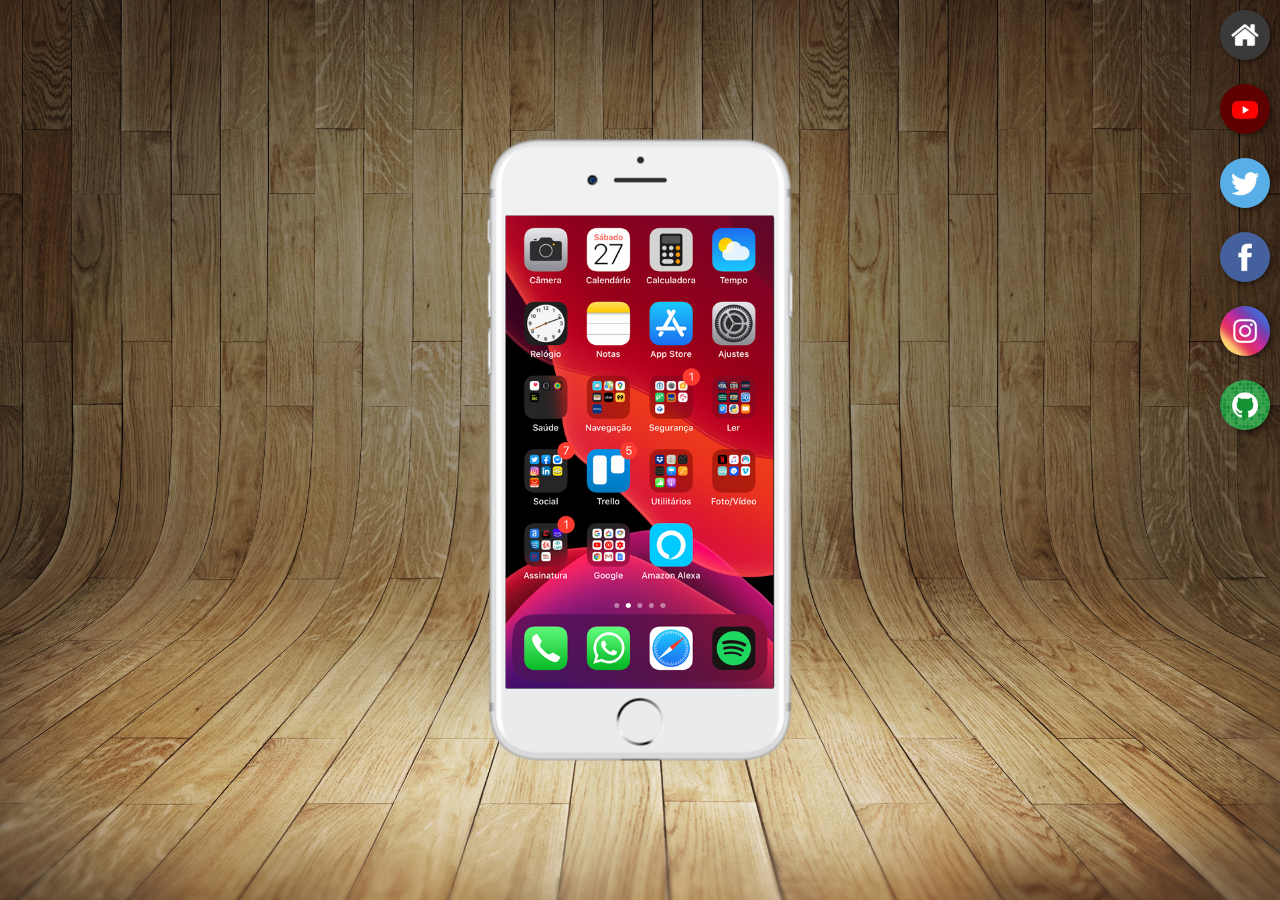
<file: index.html>
<!DOCTYPE html>
<html lang="pt-br">
<head>
    <meta charset="UTF-8">
    <meta name="viewport" content="width=device-width, initial-scale=1.0">
    <title>Projeto Rede Social</title>
    <link rel="shortcut icon" href="pacote-d013/favicon.ico" type="image/x-icon">
    <link rel="stylesheet" href="estilos/style.css">
</head>
<body>
    <main>
        <section id="phone">
            <iframe src="home.html" name="tela" id="tela" frameborder="0"></iframe>
        </section>
        <section id="social">
            <a href="home.html" target="tela"><img src="pacote-d013/imagens/logo-home.jpg" alt="Home"></a><br>
            <a href="youtube.html" target="tela"><img src="pacote-d013/imagens/logo-youtube.jpg" alt="Youtube"></a><br>
            <a href="twitter.html" target="tela"><img src="pacote-d013/imagens/logo-twitter.jpg" alt="Twitter"></a><br>
            <a href="facebook.html" target="tela"><img src="pacote-d013/imagens/logo-facebook.jpg" alt="Facebook"></a><br>
            <a href="instagram.html" target="tela"><img src="pacote-d013/imagens/logo-instagram.jpg" alt="Instagram"></a><br>
            <a href="github.html" target="tela"><img src="pacote-d013/imagens/logo-github.jpg" alt="Github"></a>
        </section>
    </main>
</body>
</html>
</file>
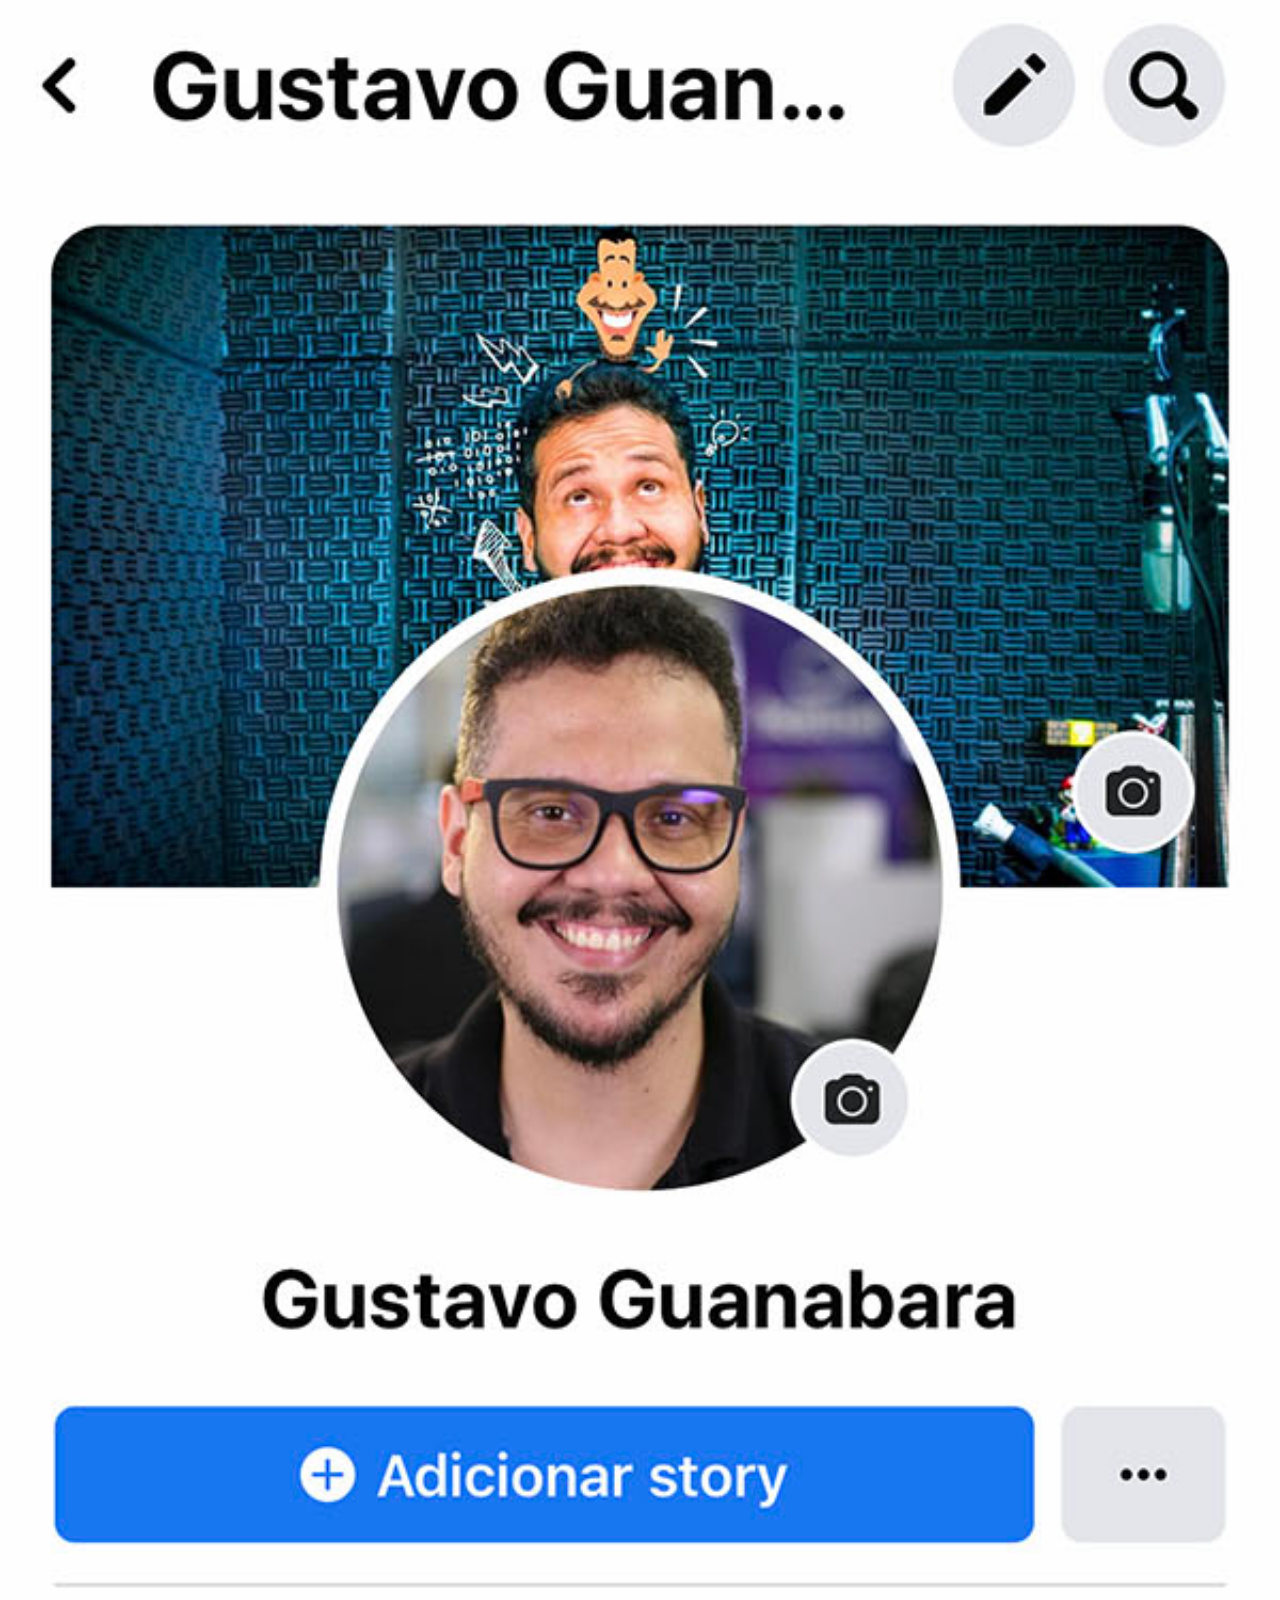
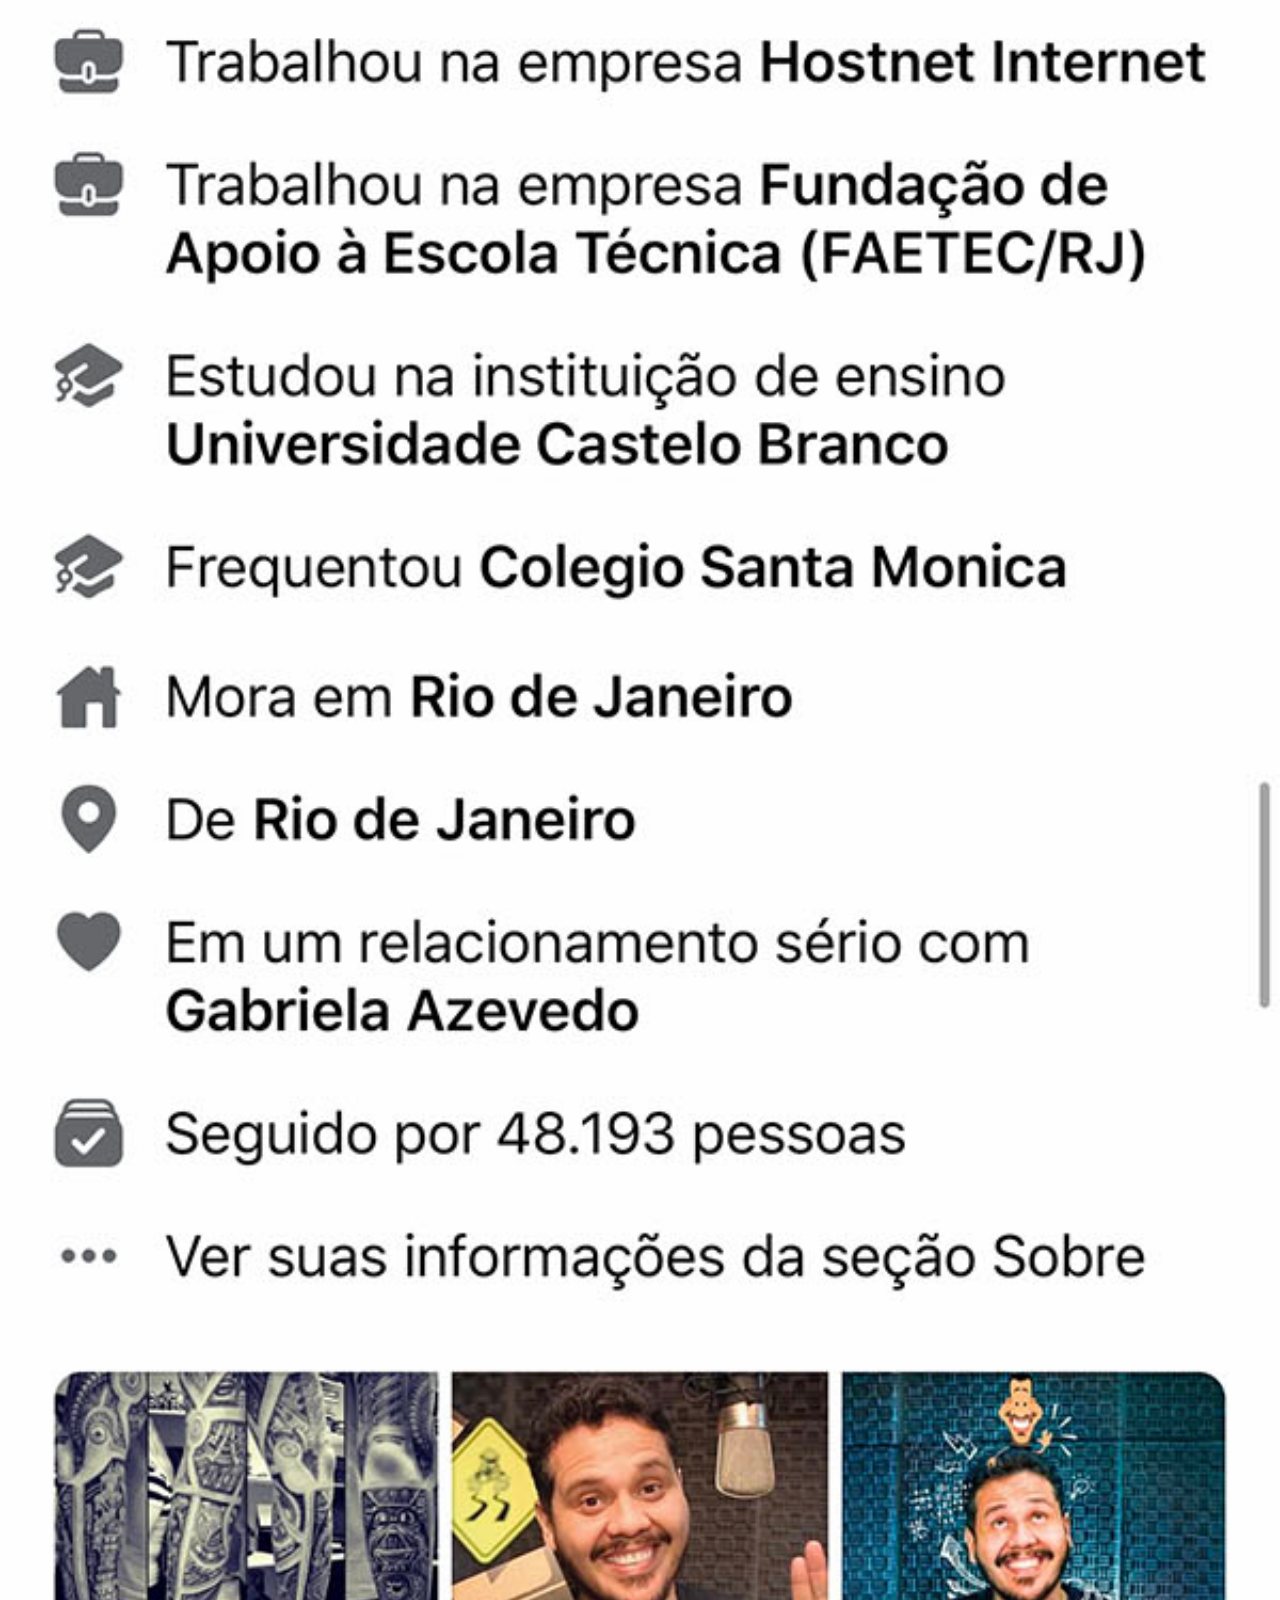
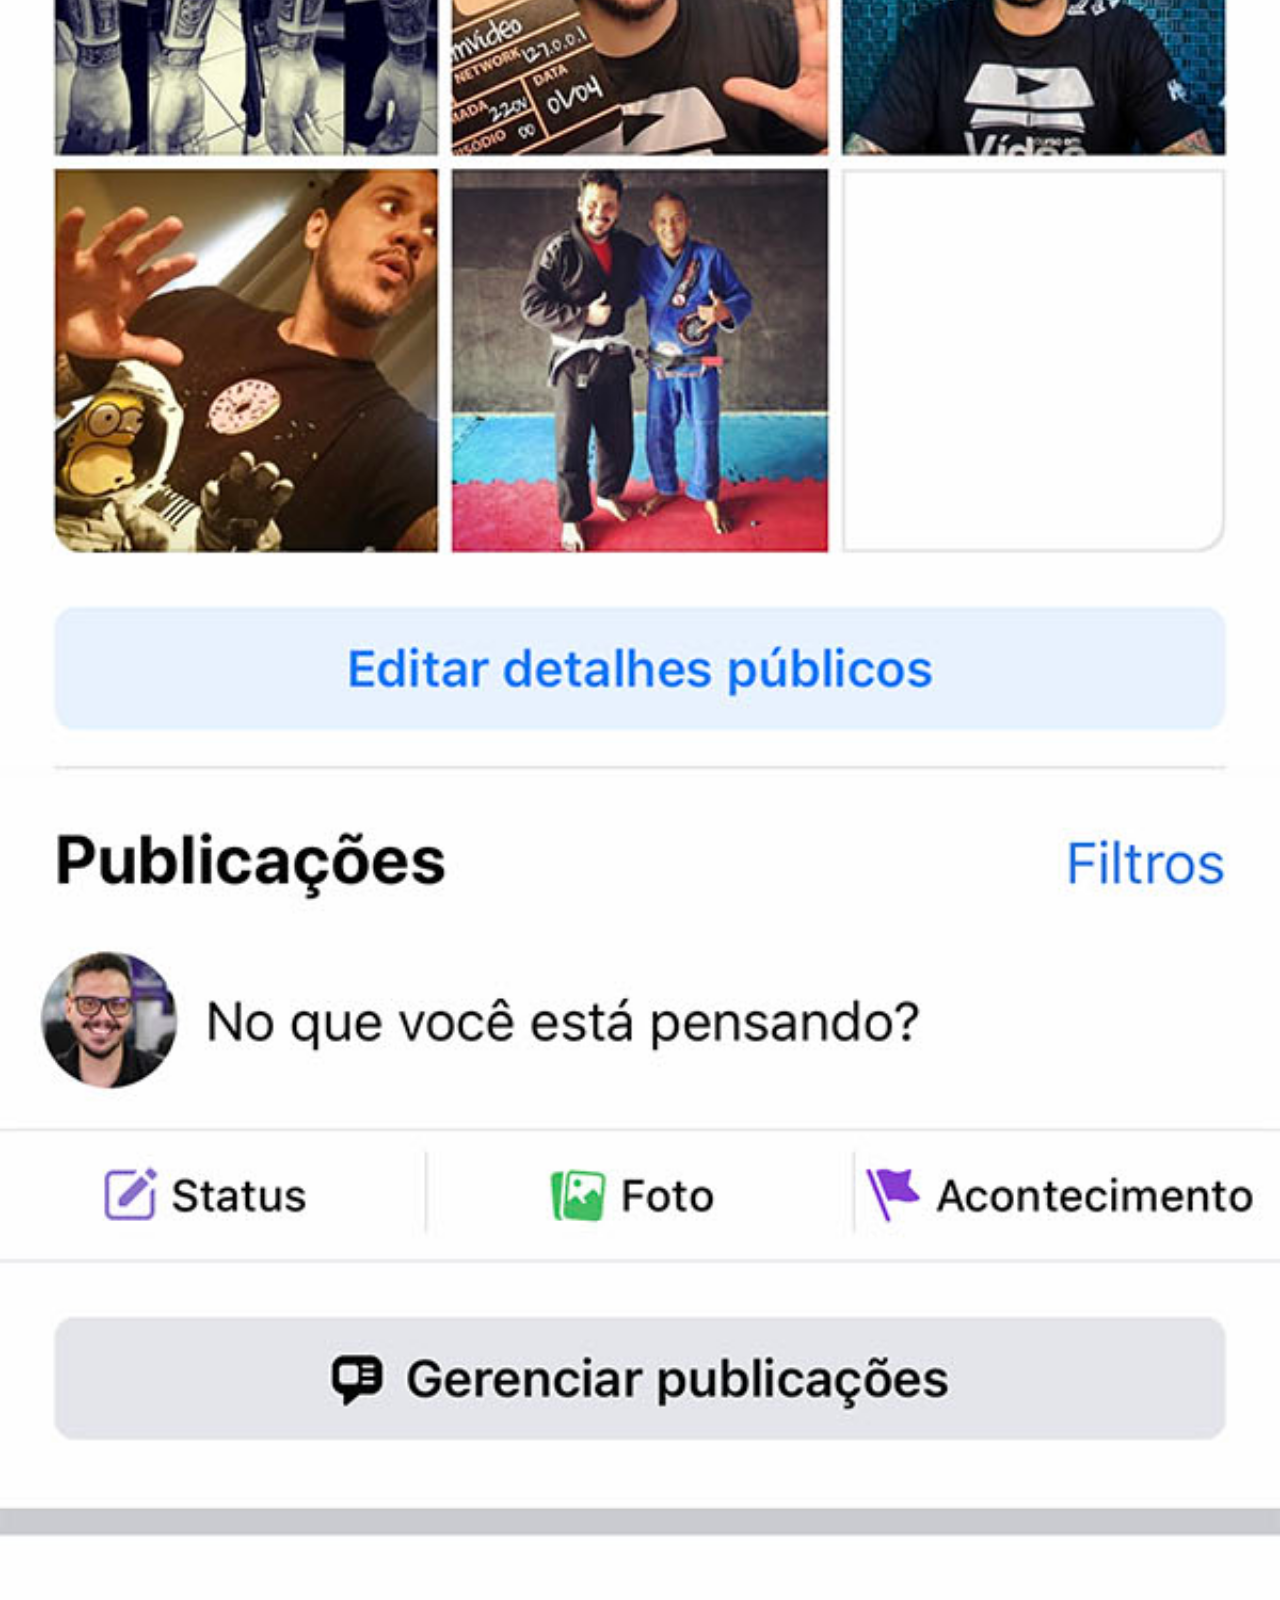
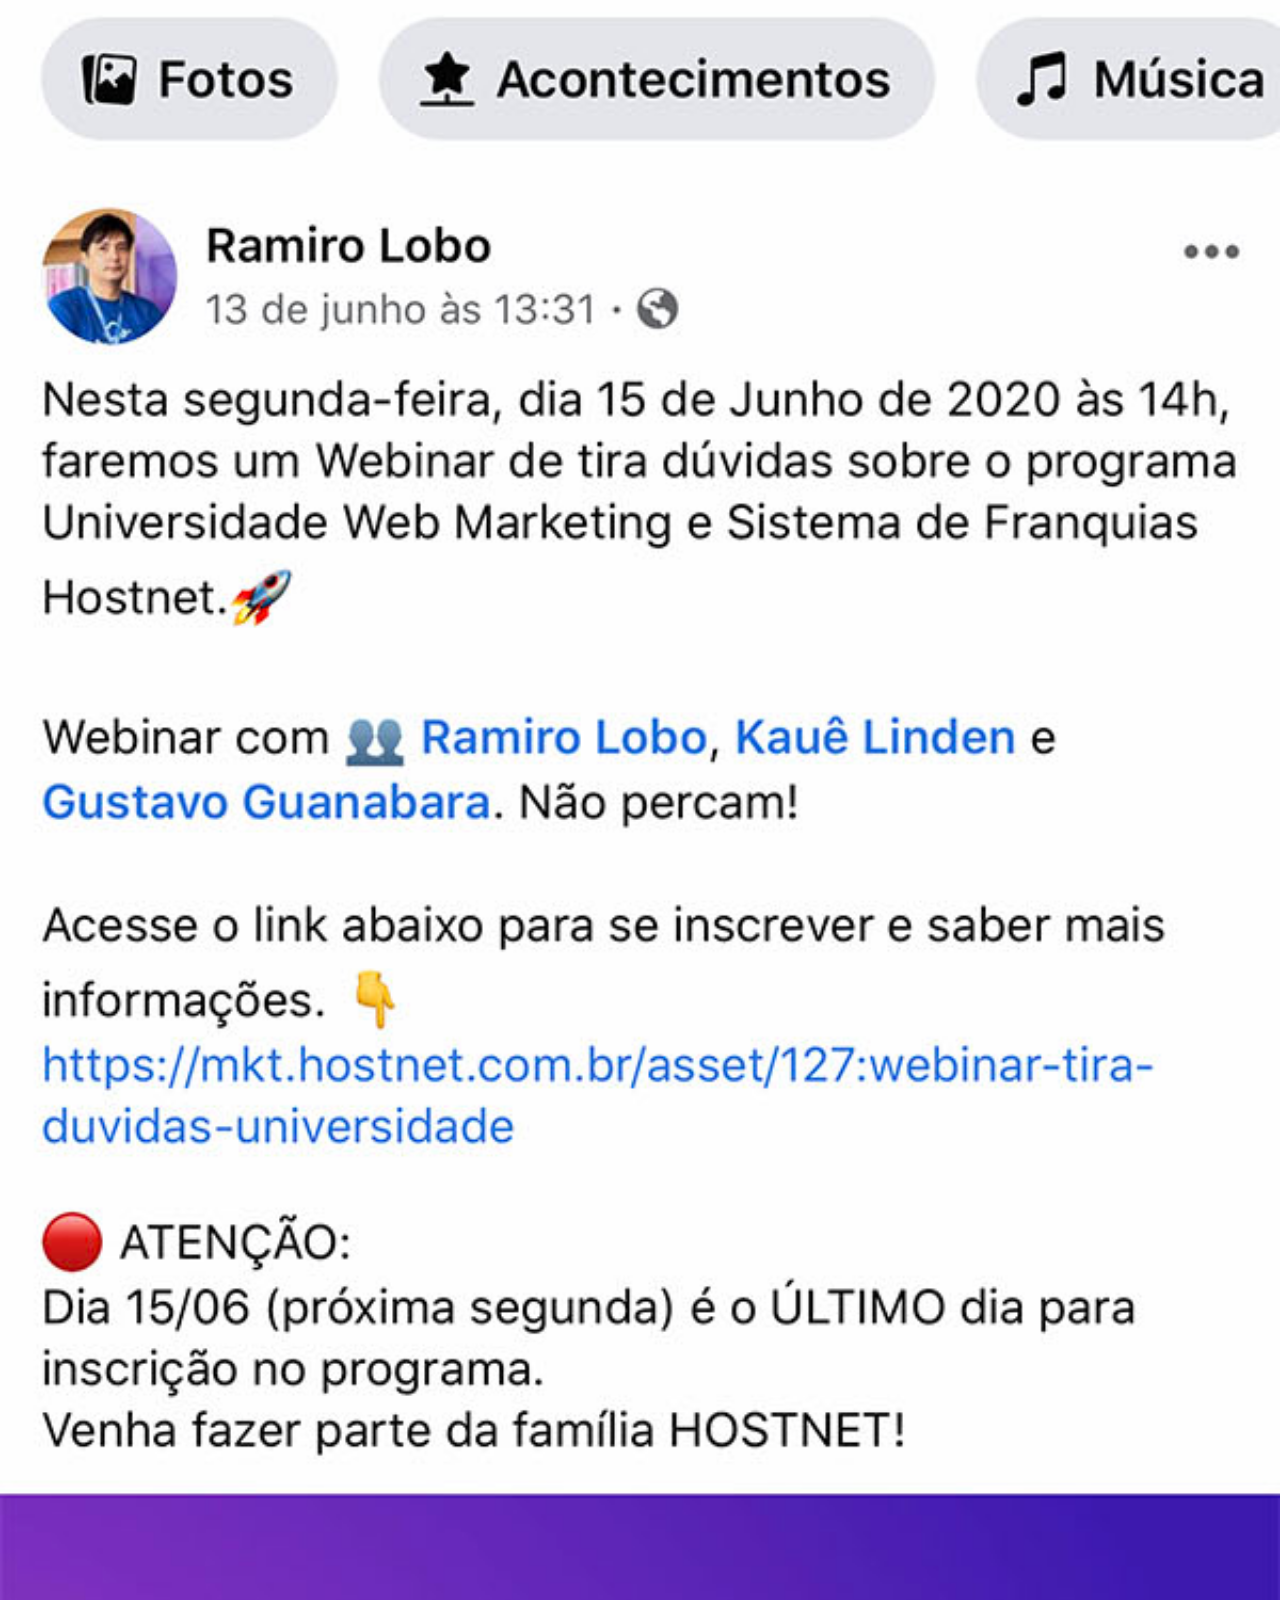
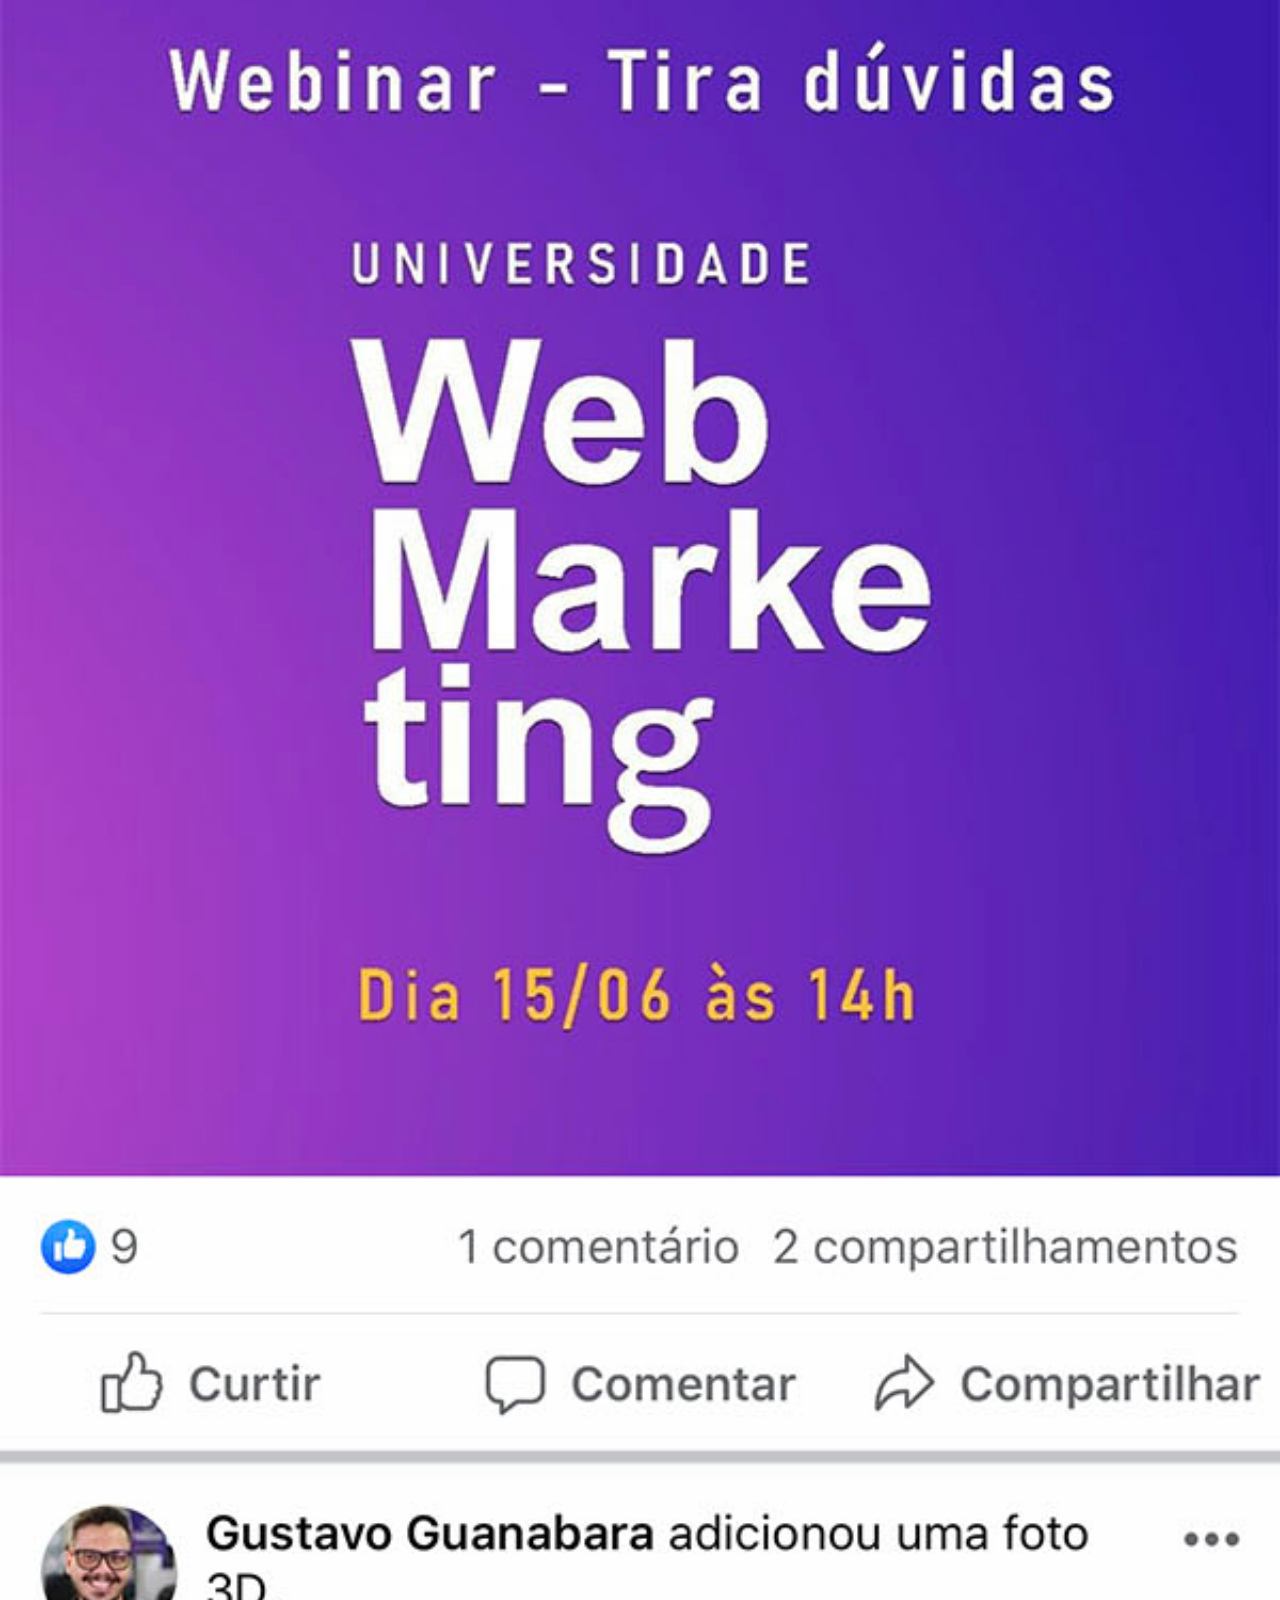
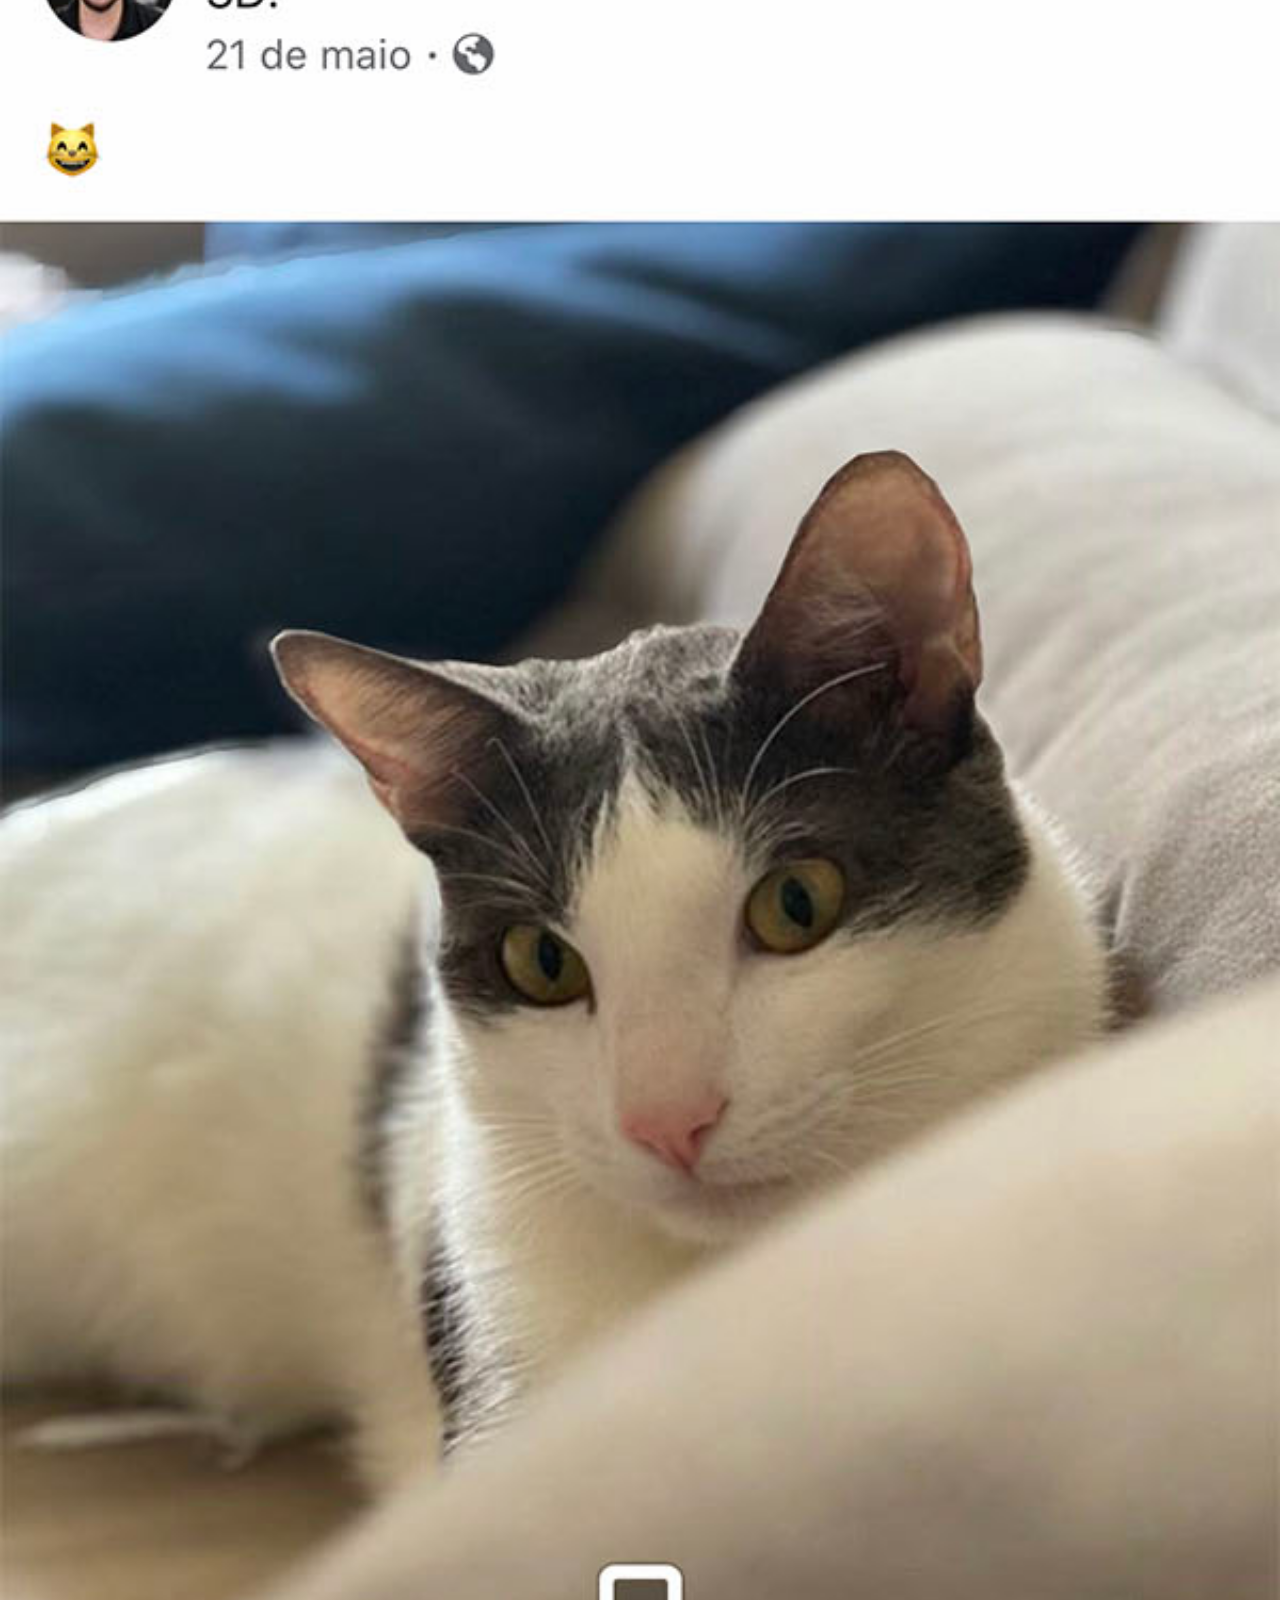
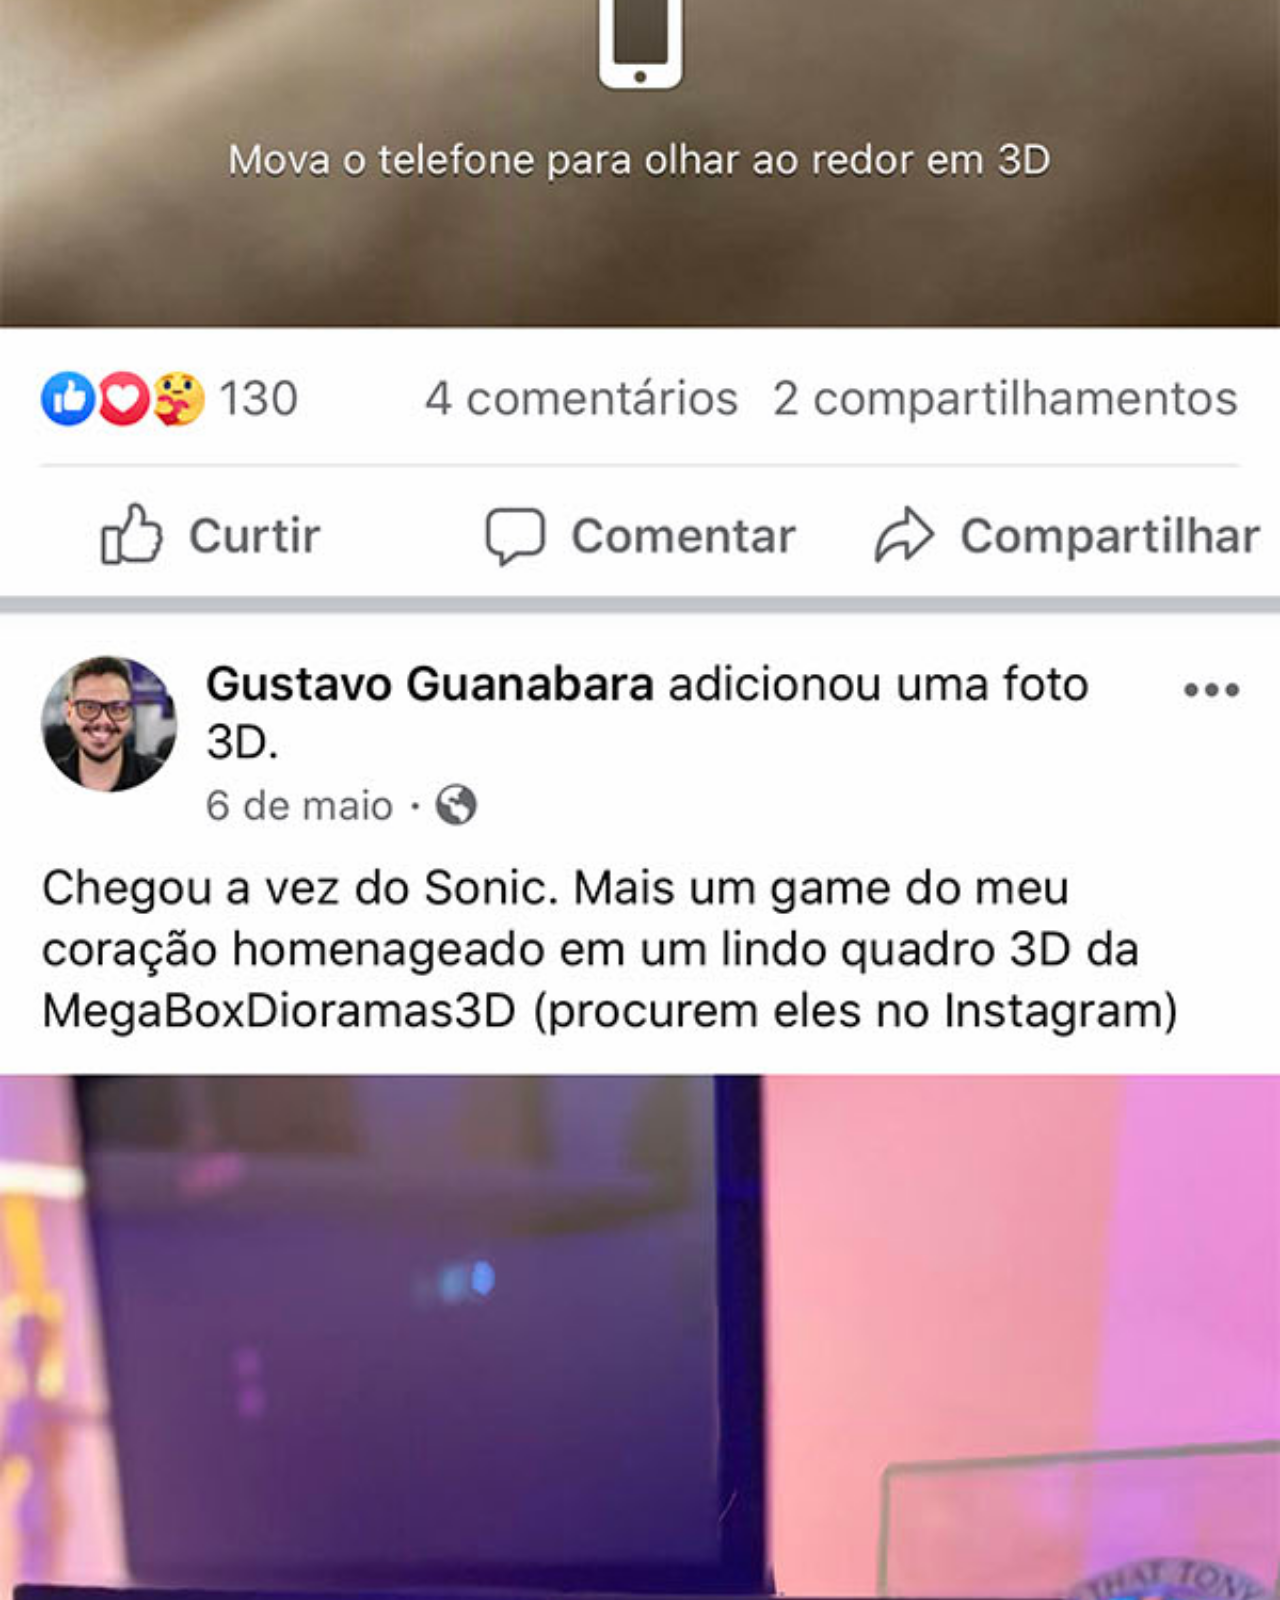
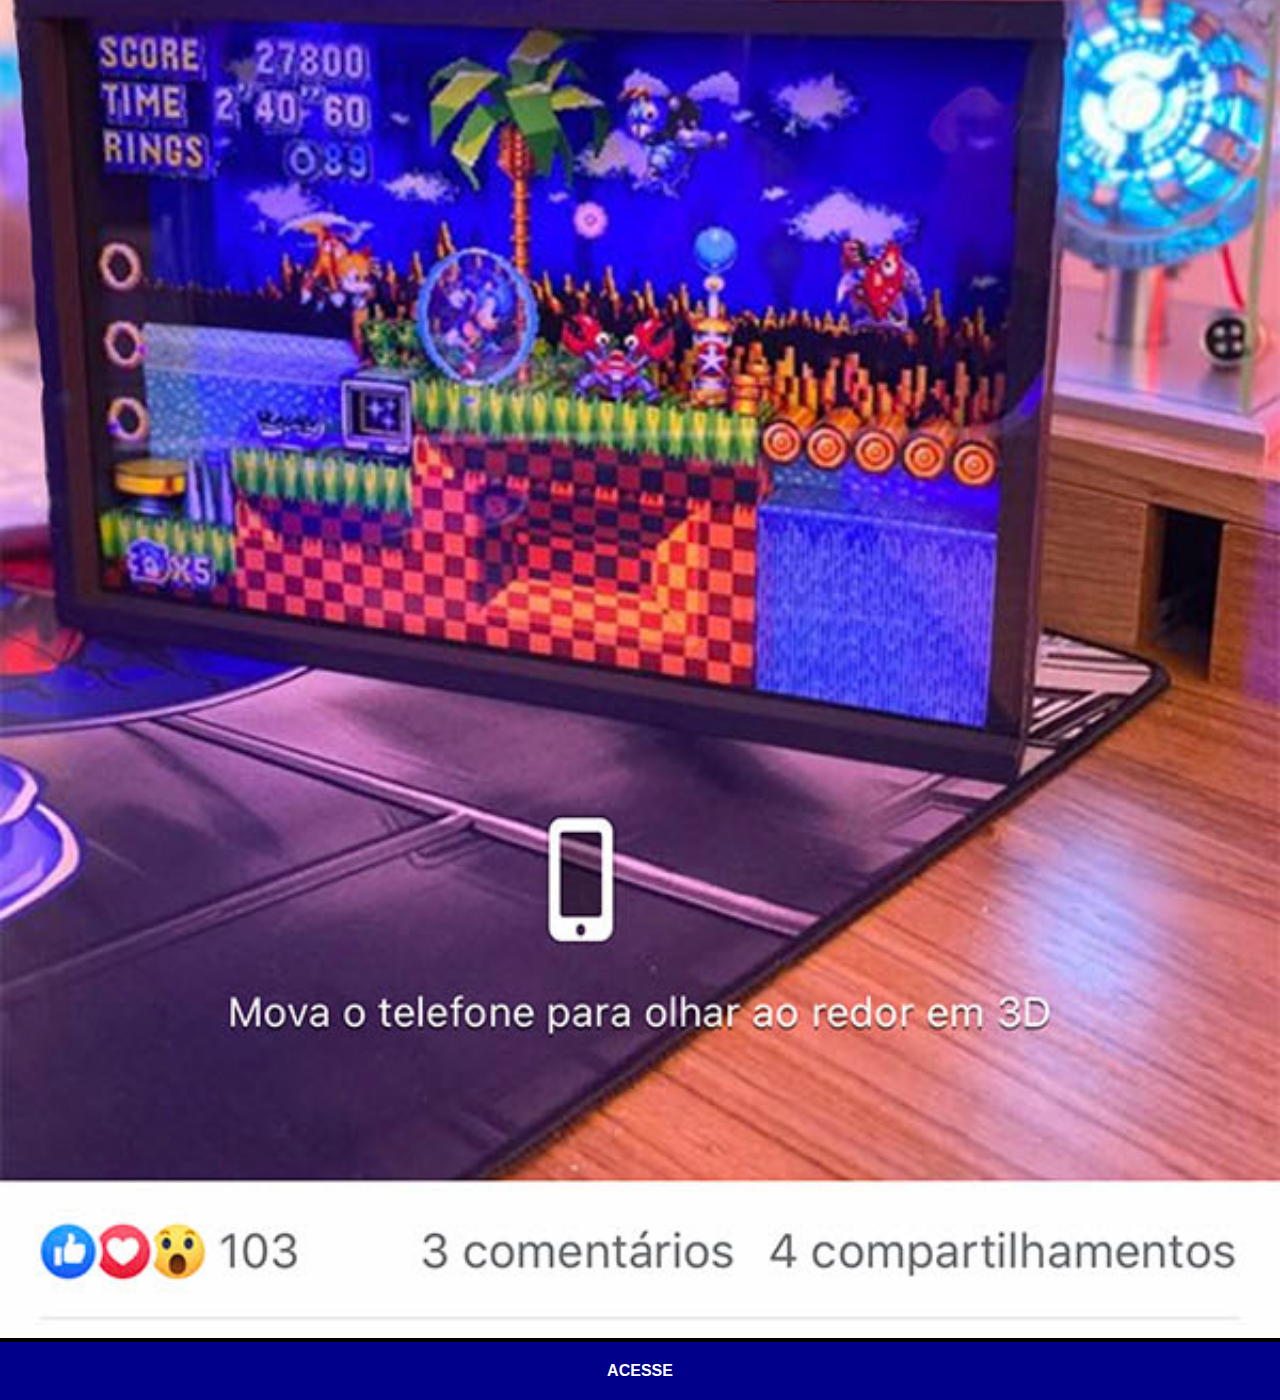
<file: facebook.html>
<!DOCTYPE html>
<html lang="pt-br">
<head>
    <meta charset="UTF-8">
    <meta name="viewport" content="width=device-width, initial-scale=1.0">
    <title>Facebook</title>
    <link rel="stylesheet" href="estilos/redes.css">
</head>
<body>
    <img src="pacote-d013/imagens/tela-facebook.jpg" alt="Twitter">
    <a href="https://www.facebook.com/gustavoguanabara/" target="_blank" rel="external">ACESSE</a>
</body>
</html>
</file>
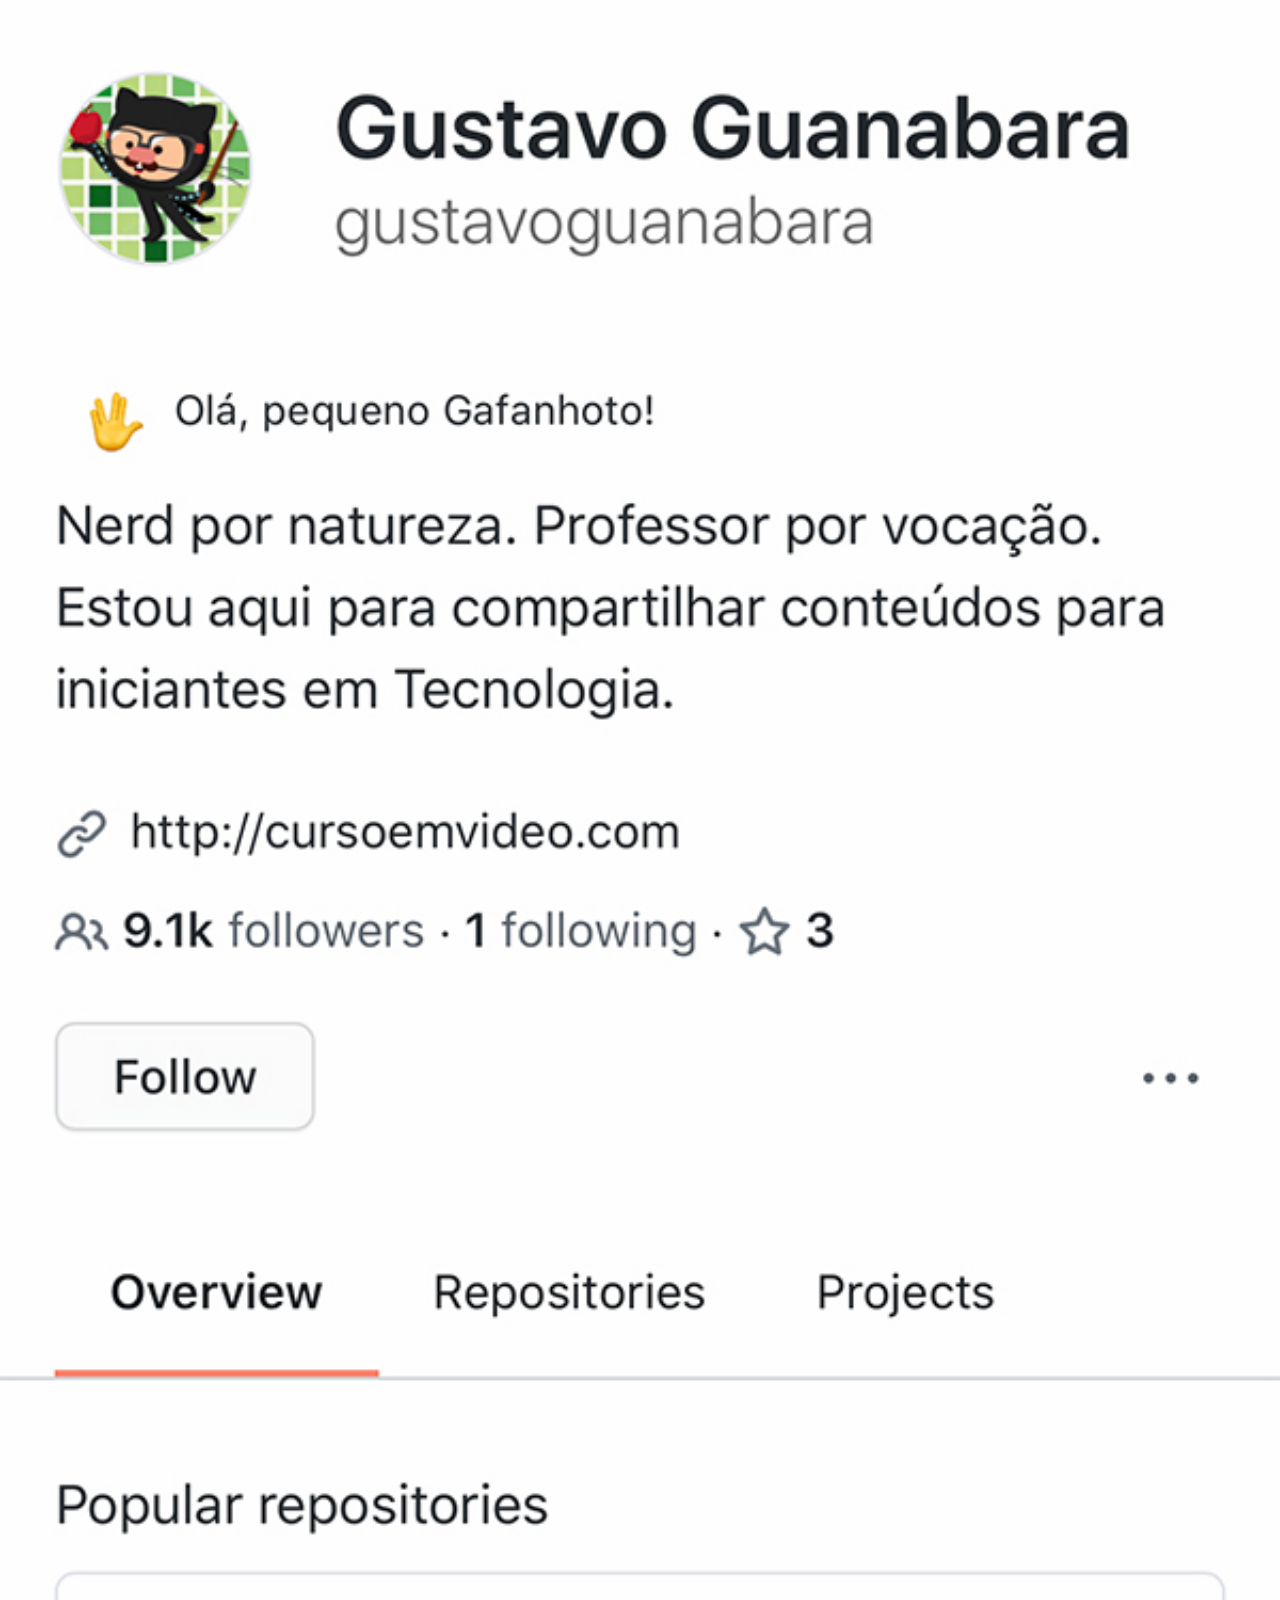
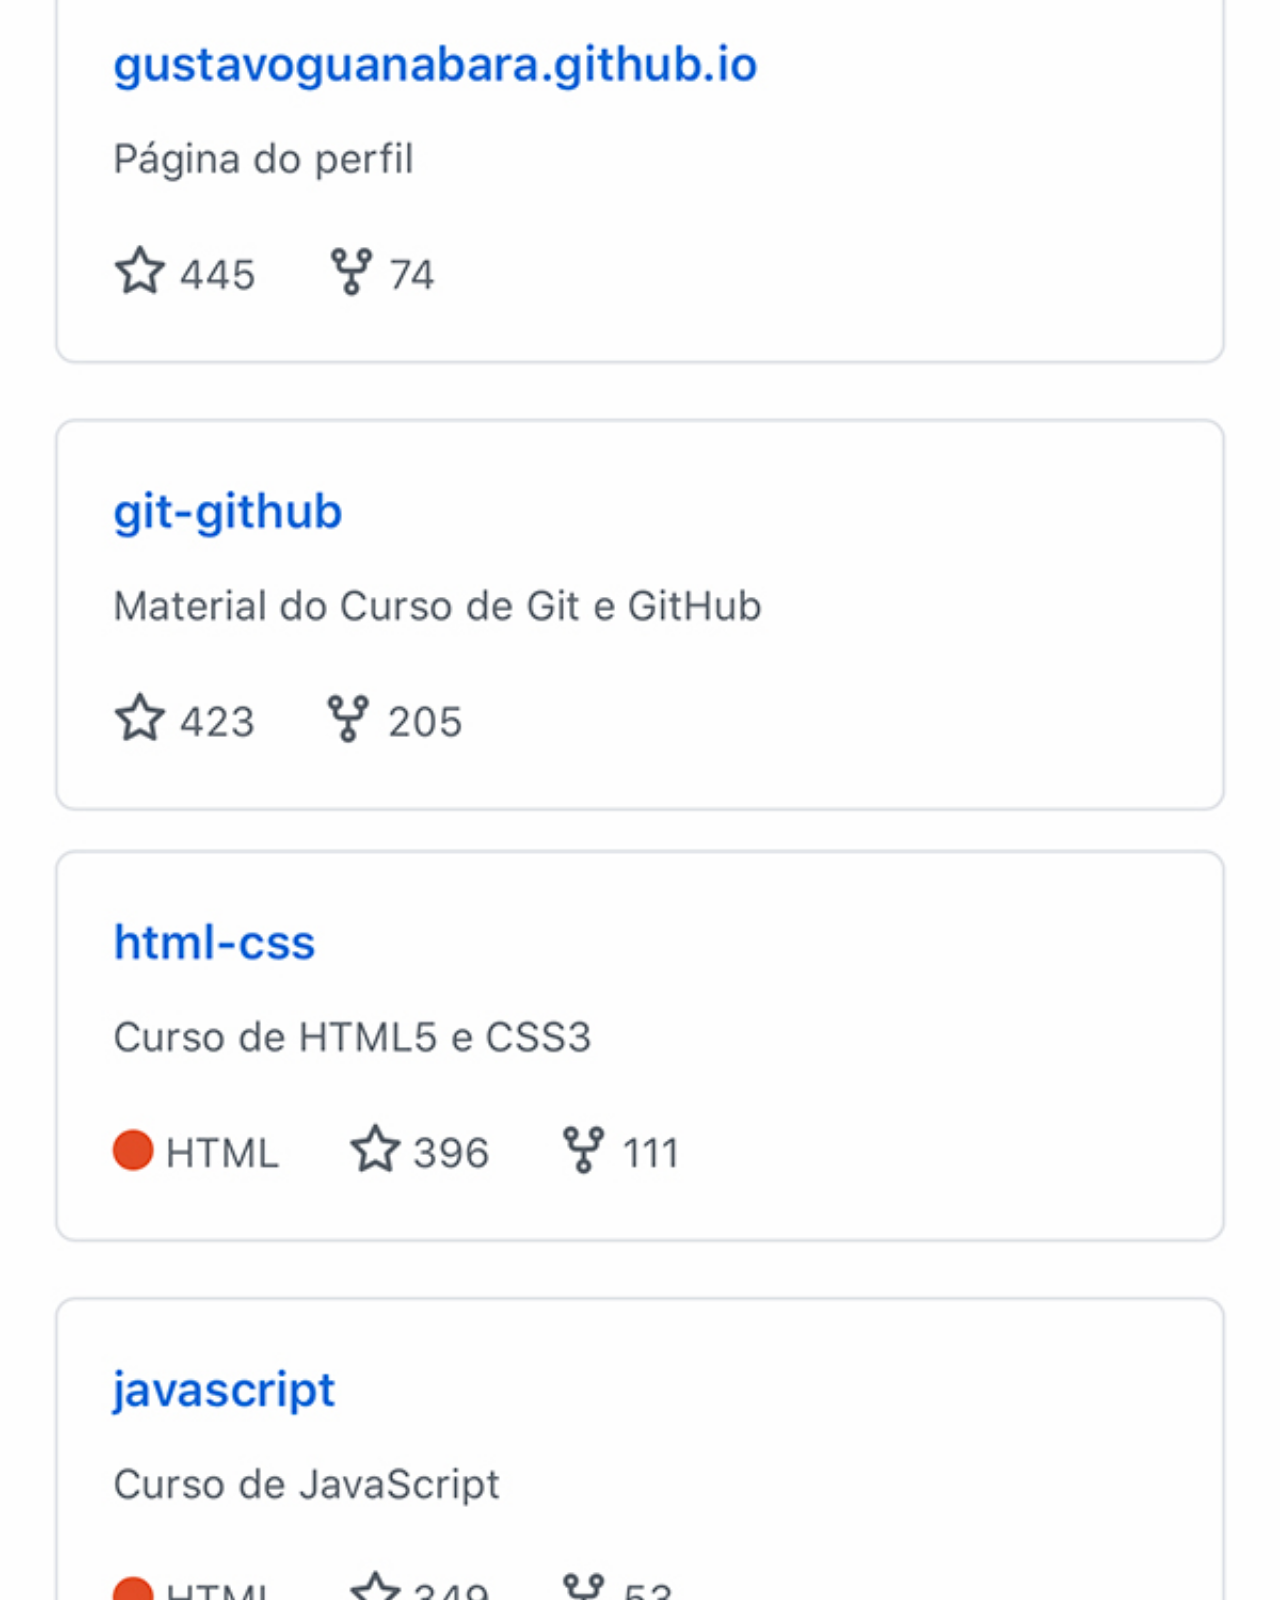
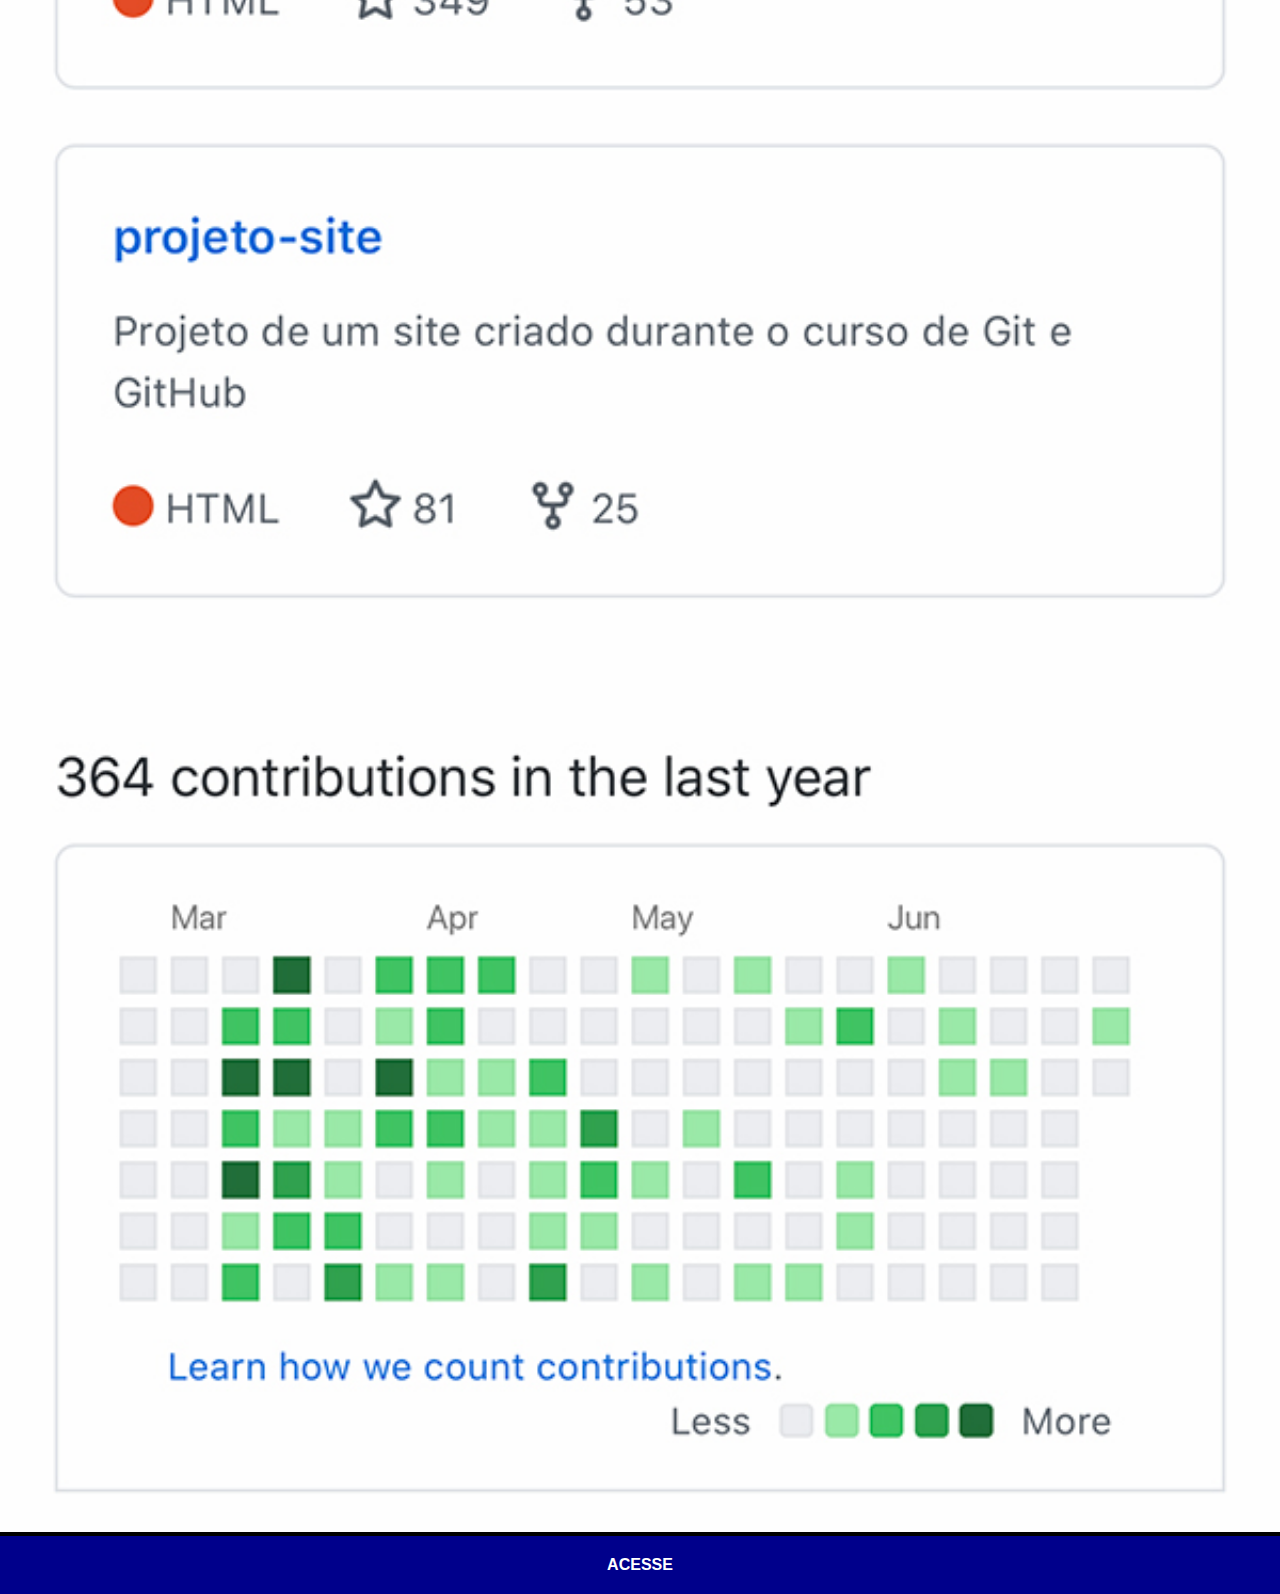
<file: github.html>
<!DOCTYPE html>
<html lang="pt-br">
<head>
    <meta charset="UTF-8">
    <meta name="viewport" content="width=device-width, initial-scale=1.0">
    <title>Github</title>
    <link rel="stylesheet" href="estilos/redes.css">
</head>
<body>
    <img src="pacote-d013/imagens/tela-github.jpg" alt="Twitter">
    <a href="https://github.com/gustavoguanabara" target="_blank" rel="external">ACESSE</a>
</body>
</html>
</file>
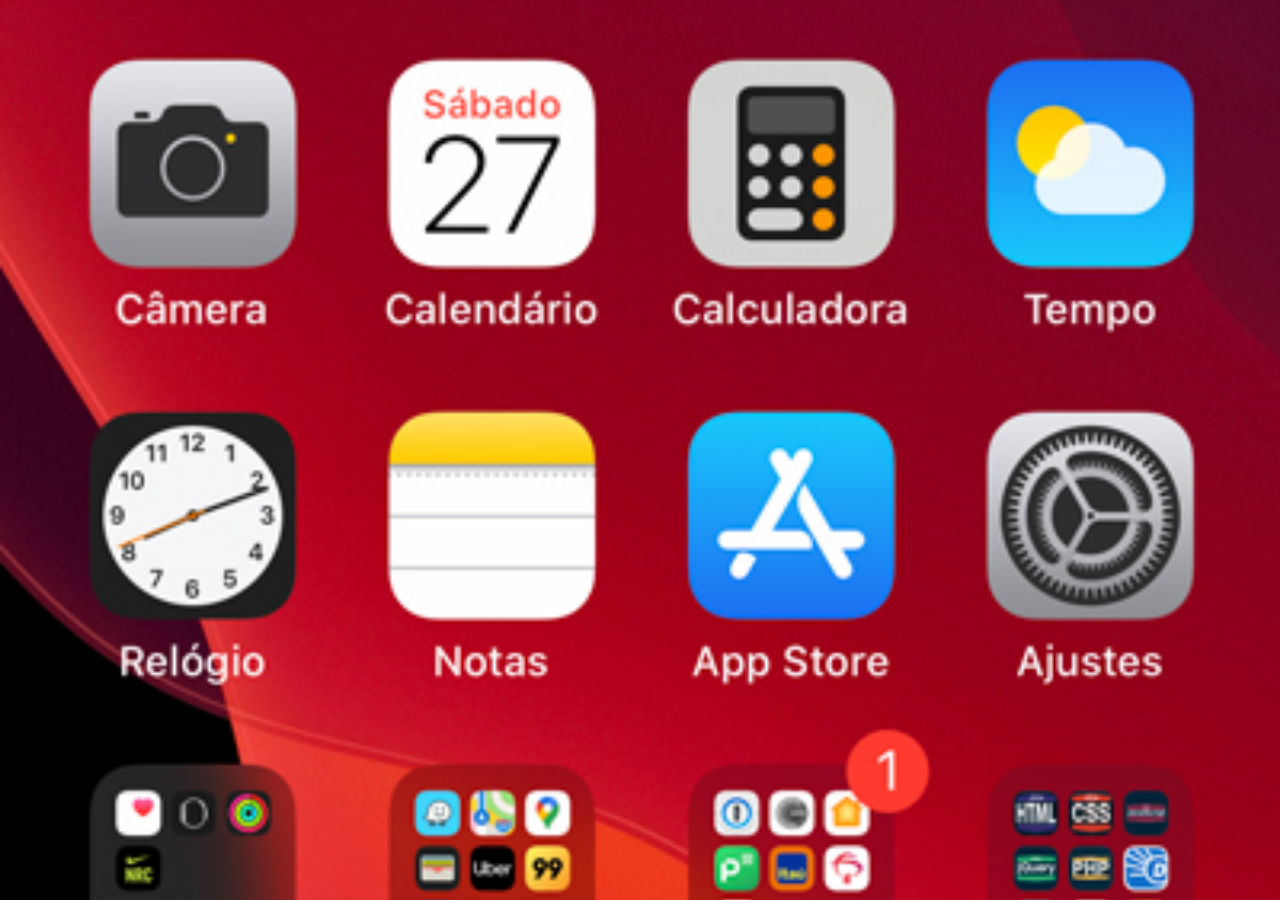
<file: home.html>
<!DOCTYPE html>
<html lang="pt-br">
<head>
    <meta charset="UTF-8">
    <meta name="viewport" content="width=device-width, initial-scale=1.0">
    <title>Home</title>
    <style>
        * {
            margin: 0px;
            padding: 0px;
        }
        body {
            width: 100vw;
            height: 100vh;
            background: black url(pacote-d013/imagens/tela-home.jpg) no-repeat top center;
            background-size: cover;
        }
    </style>
</head>
<body>
    
</body>
</html>
</file>
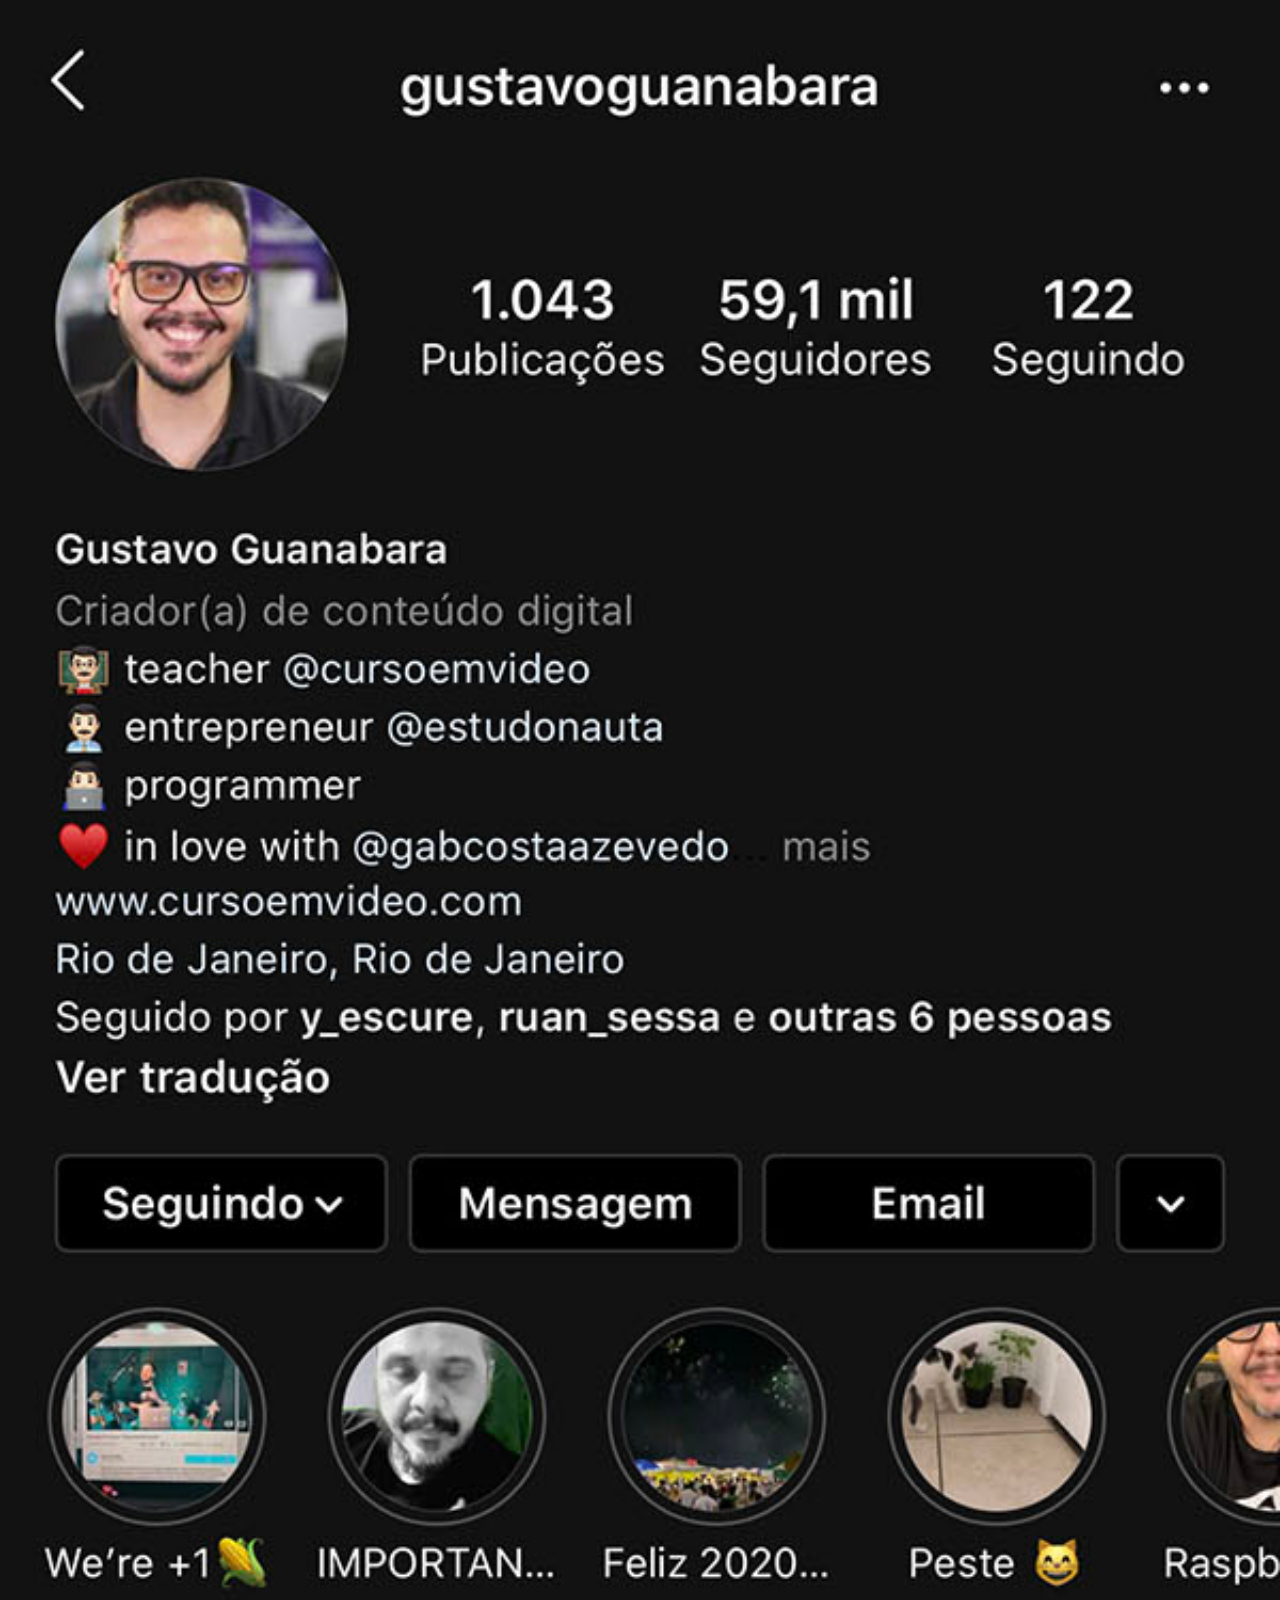
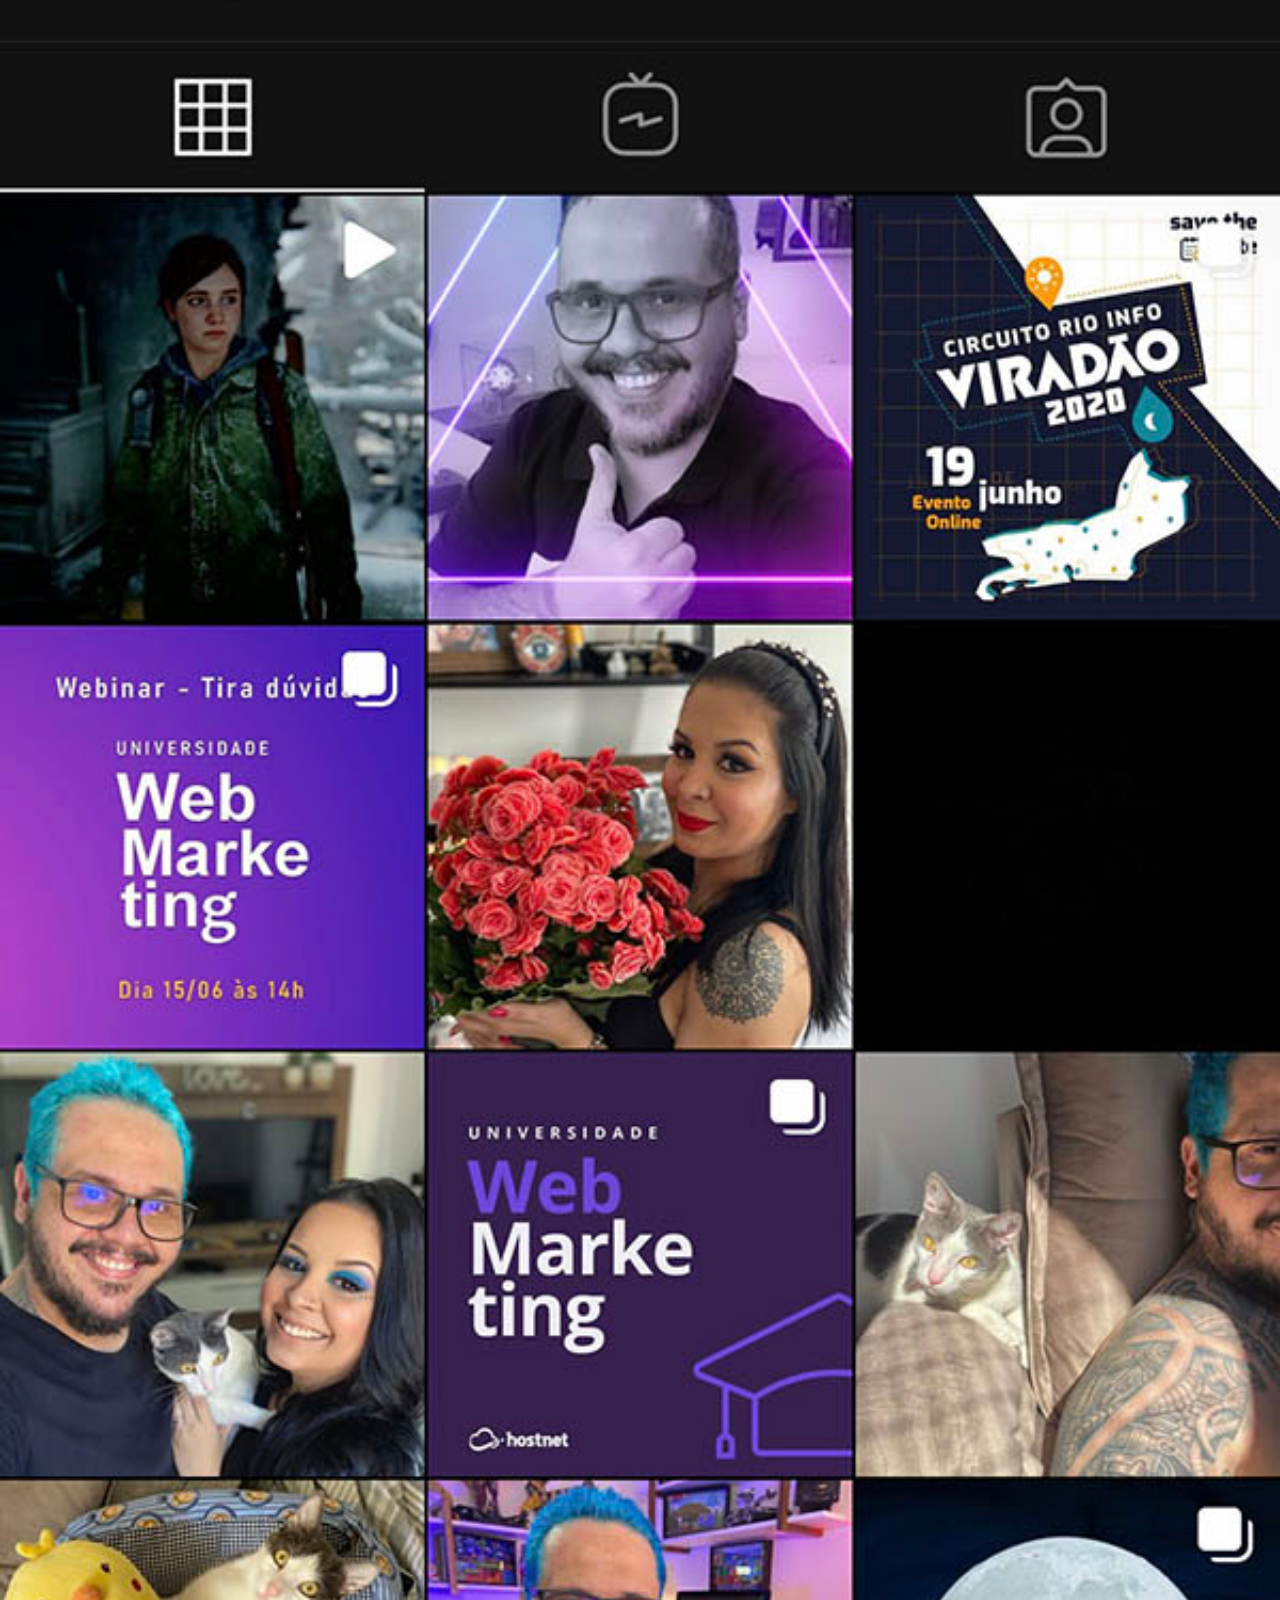
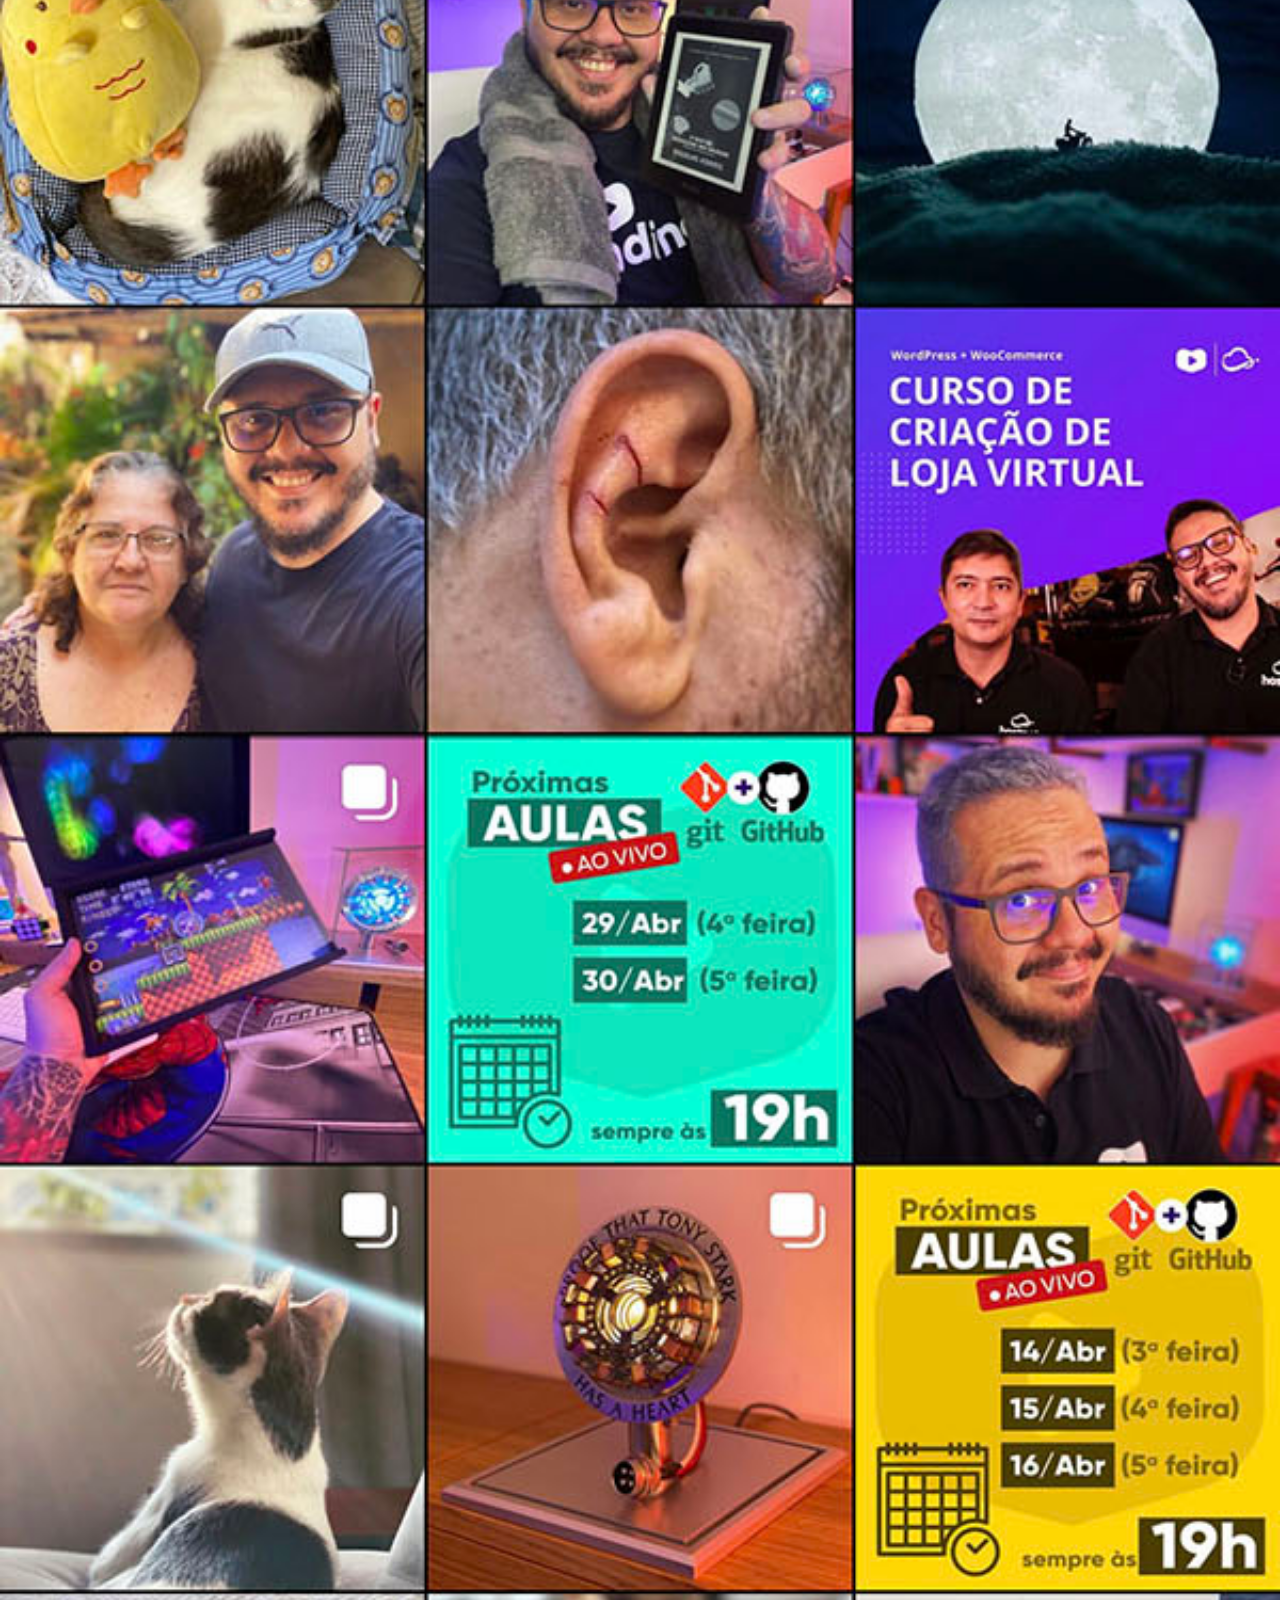
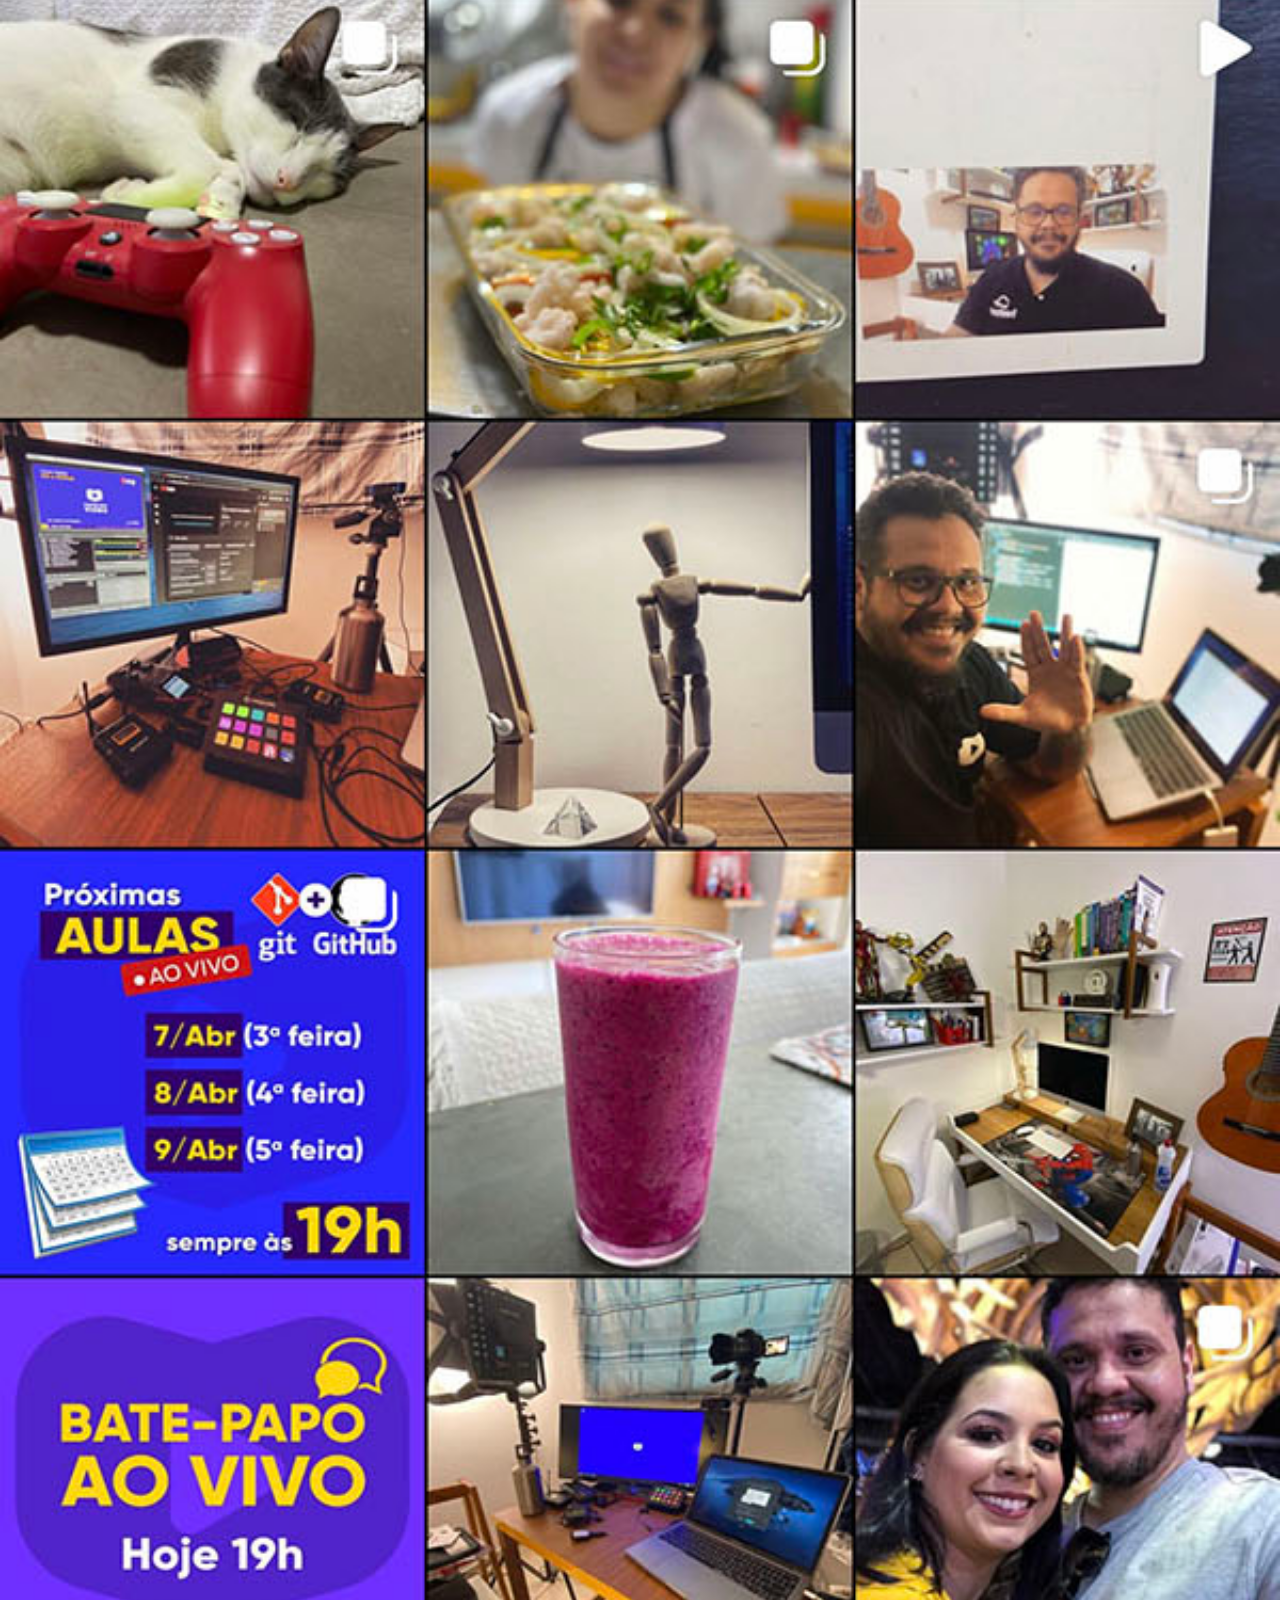
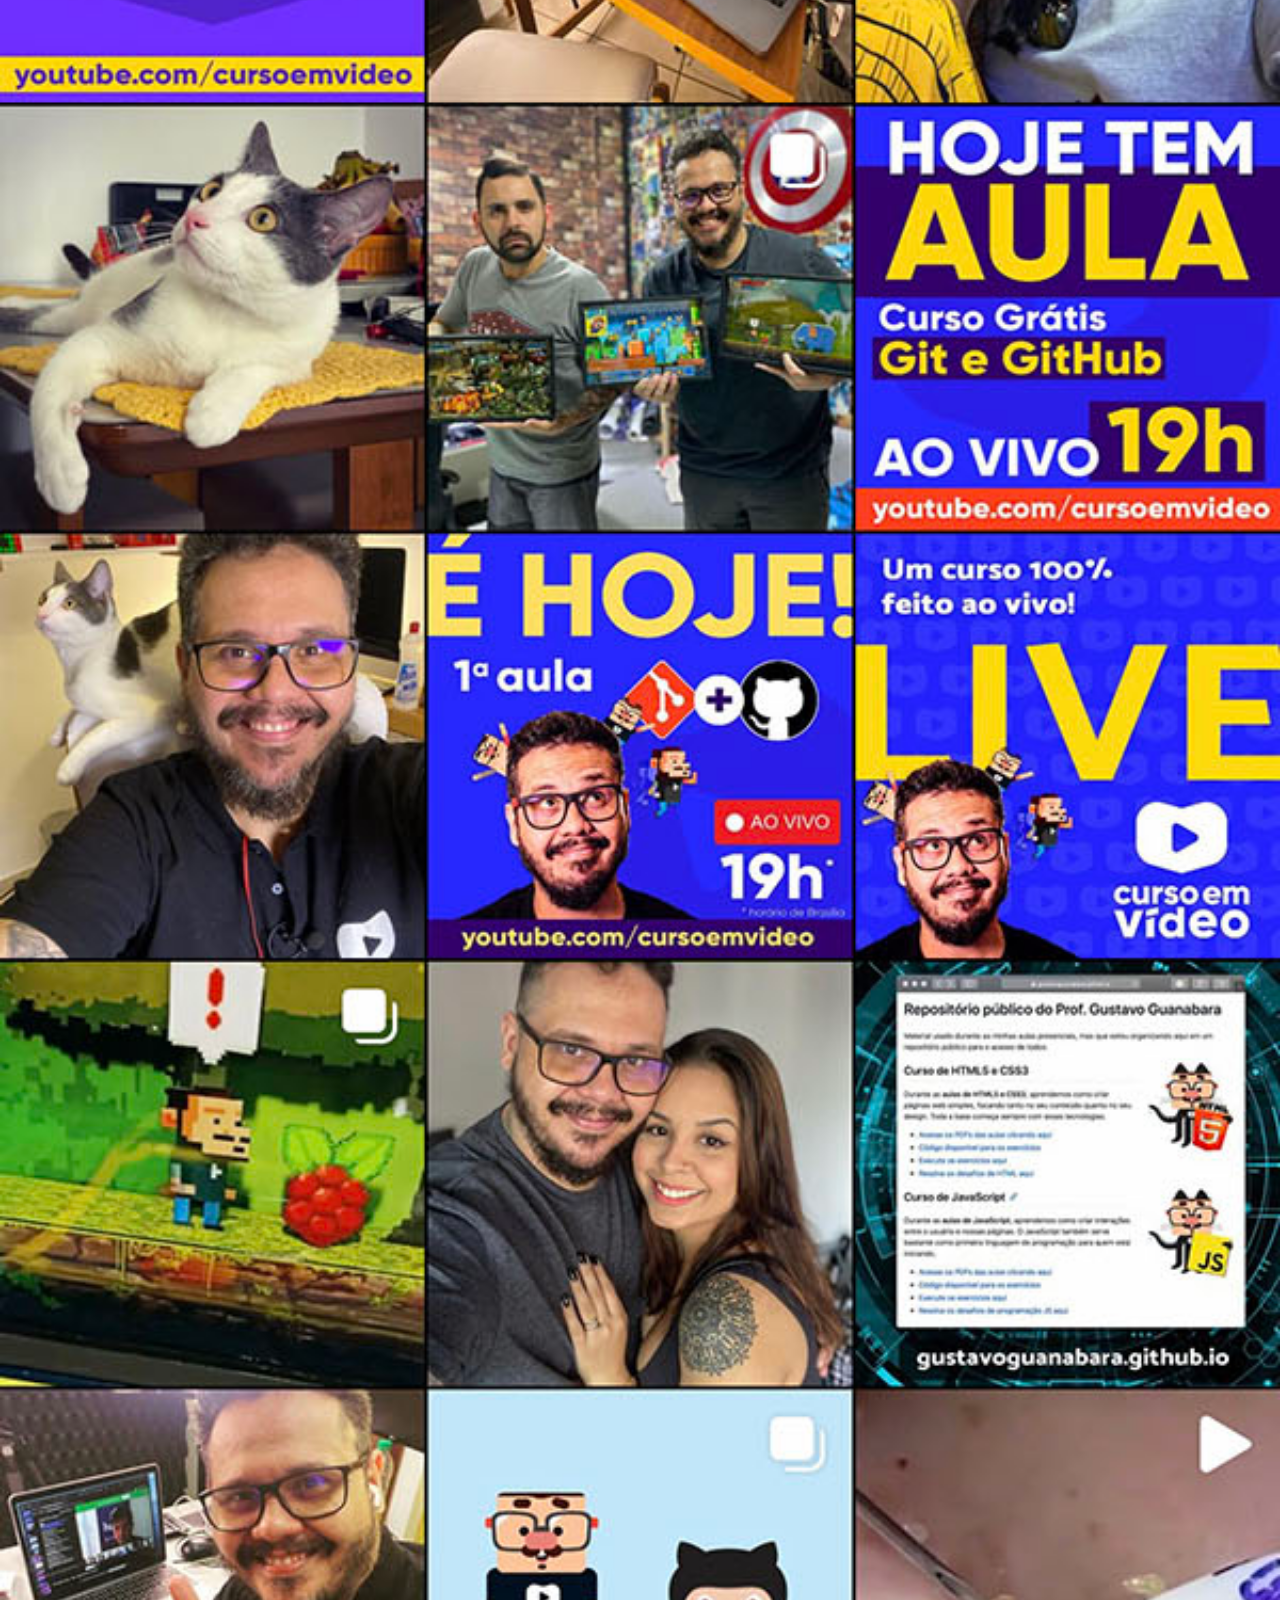
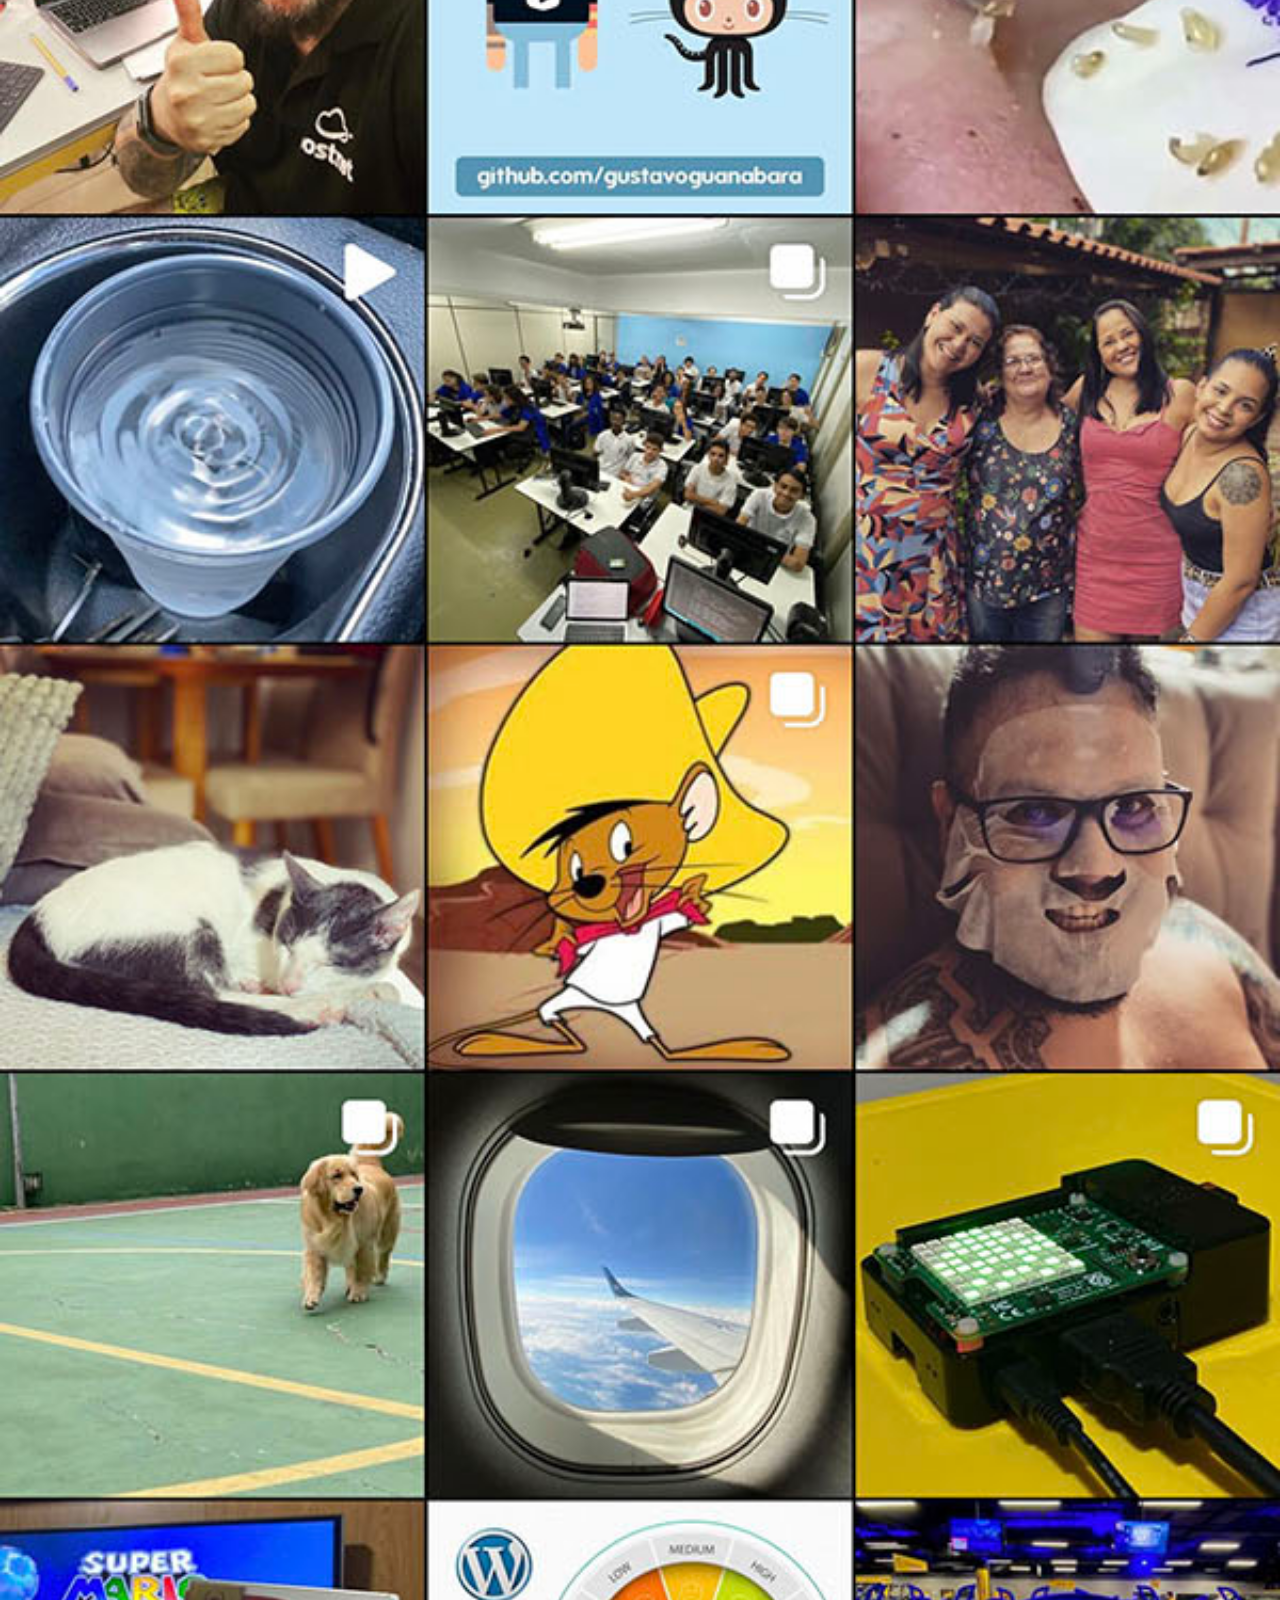
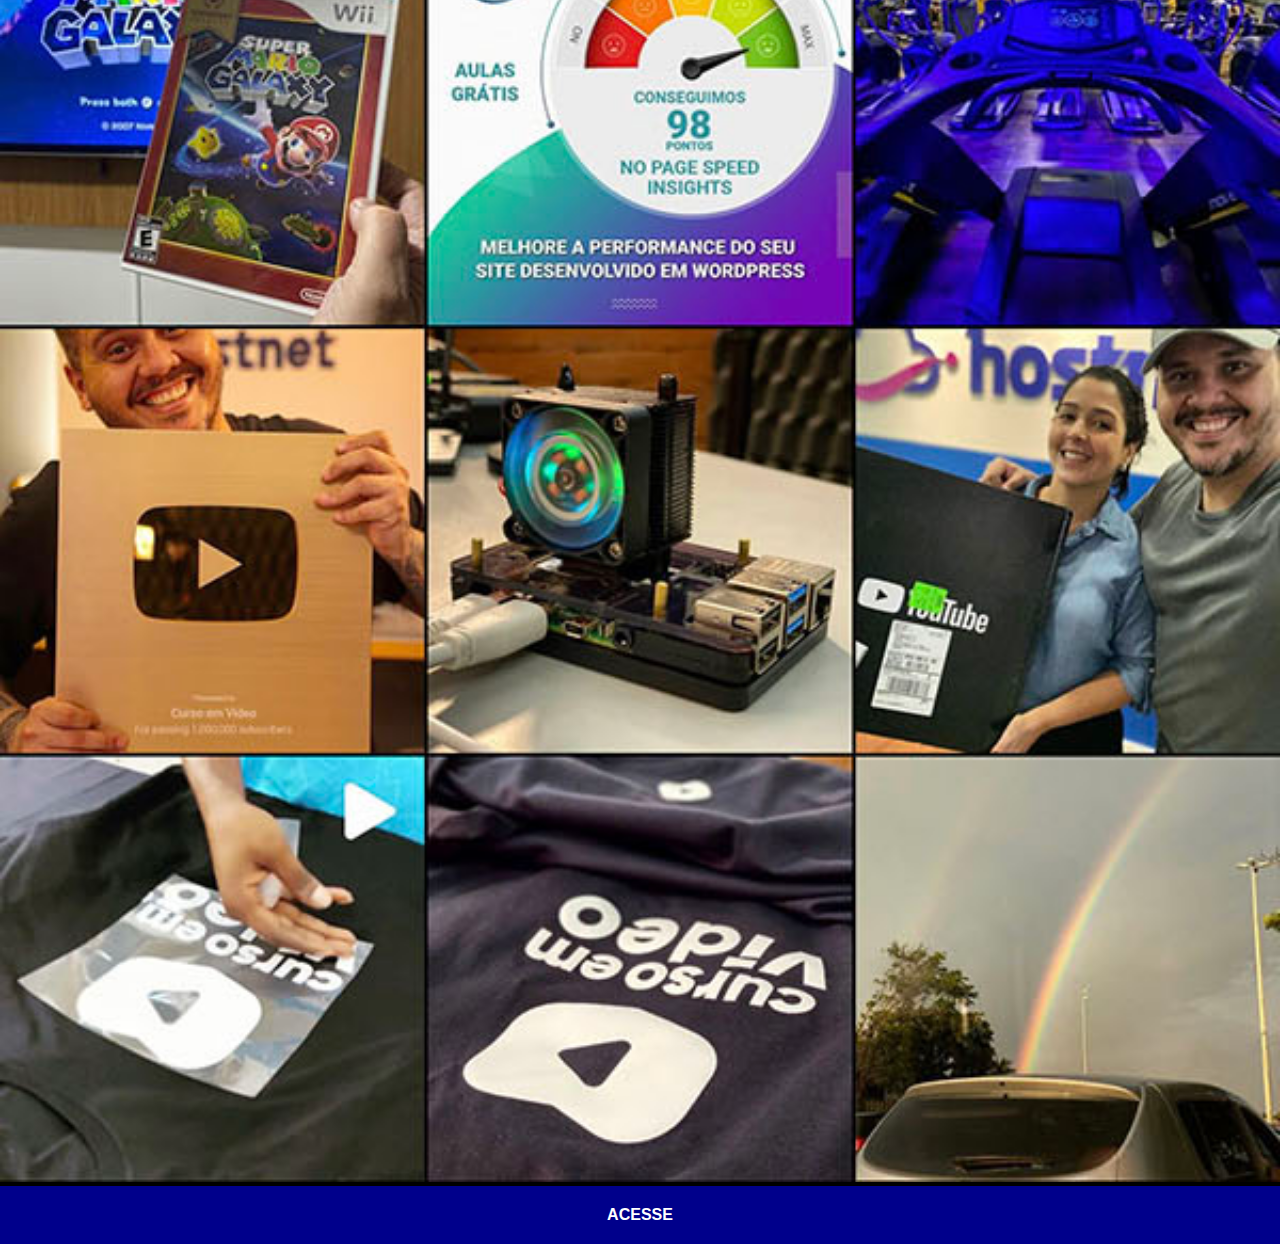
<file: instagram.html>
<!DOCTYPE html>
<html lang="pt-br">
<head>
    <meta charset="UTF-8">
    <meta name="viewport" content="width=device-width, initial-scale=1.0">
    <title>Instagram</title>
    <link rel="stylesheet" href="estilos/redes.css">
</head>
<body>
    <img src="pacote-d013/imagens/tela-instagram.jpg" alt="Twitter">
    <a href="https://www.instagram.com/gustavoguanabara/" target="_blank" rel="external">ACESSE</a>
</body>
</html>
</file>
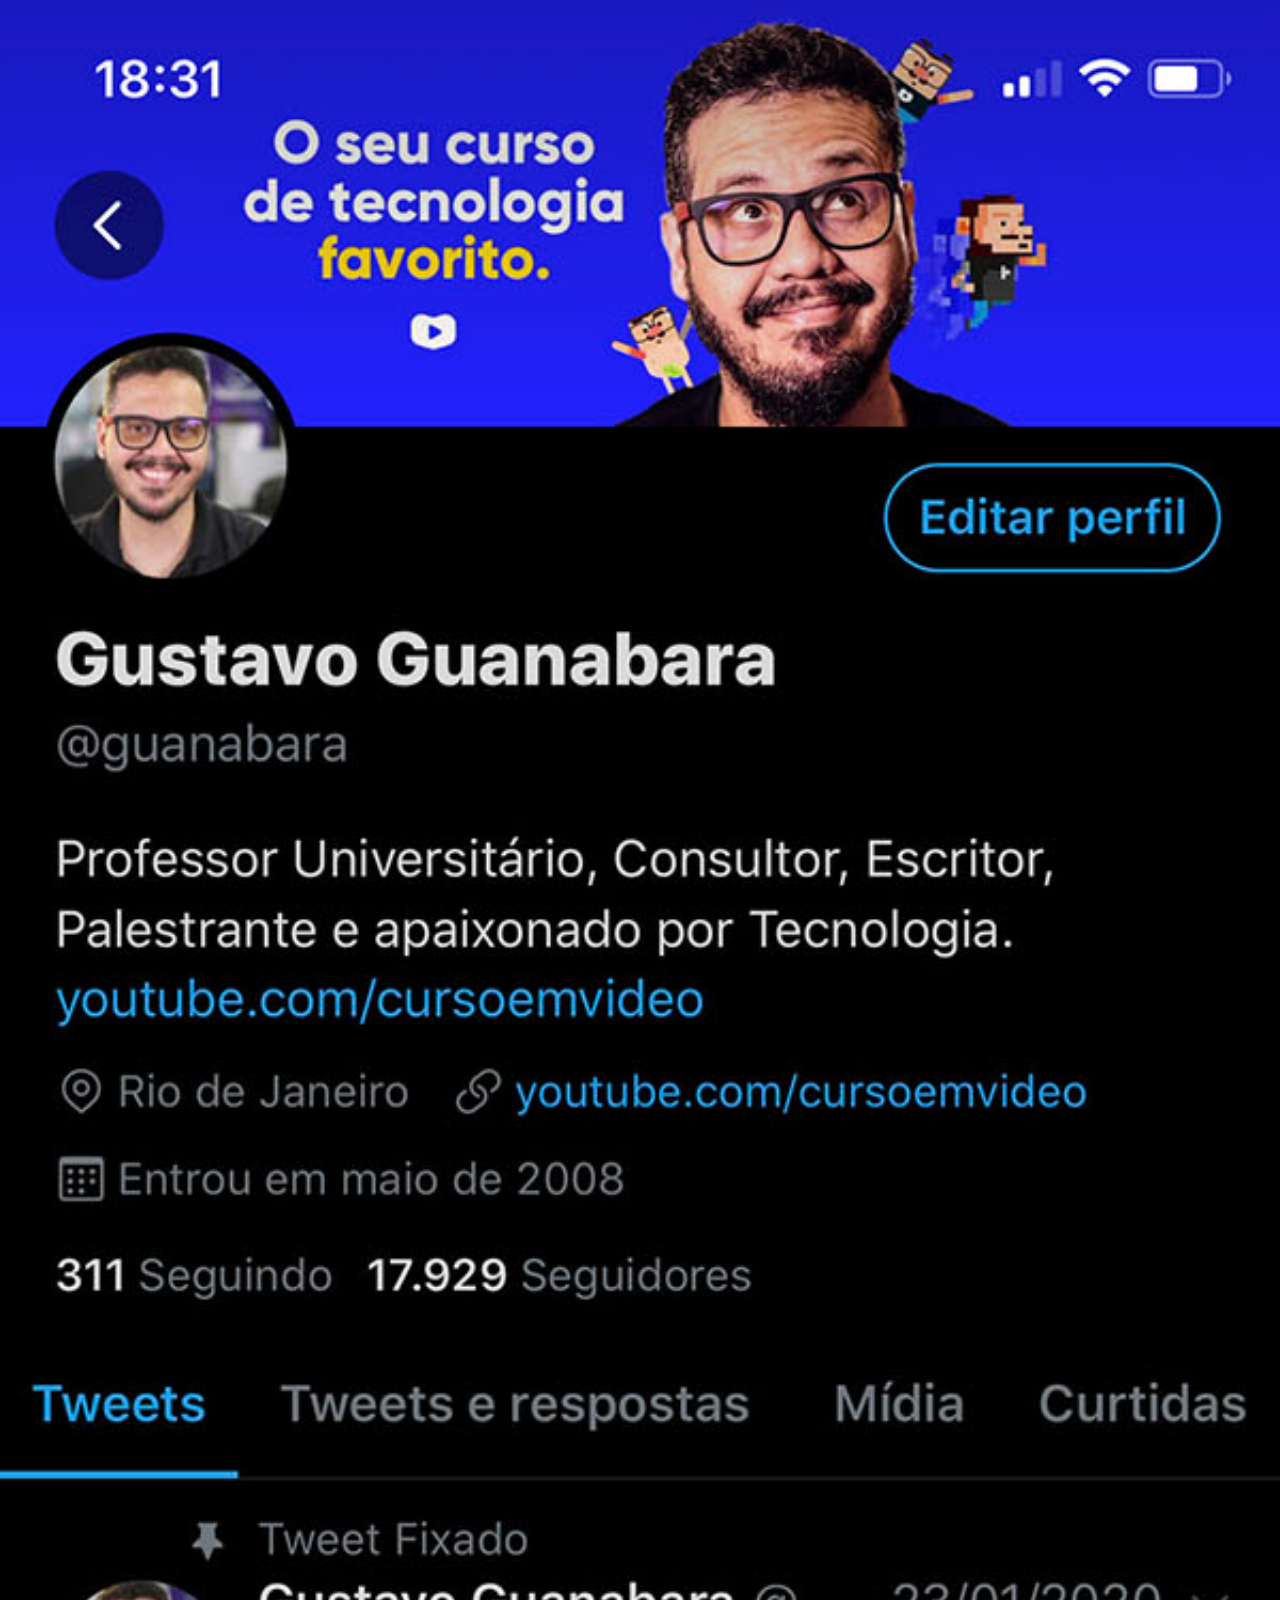
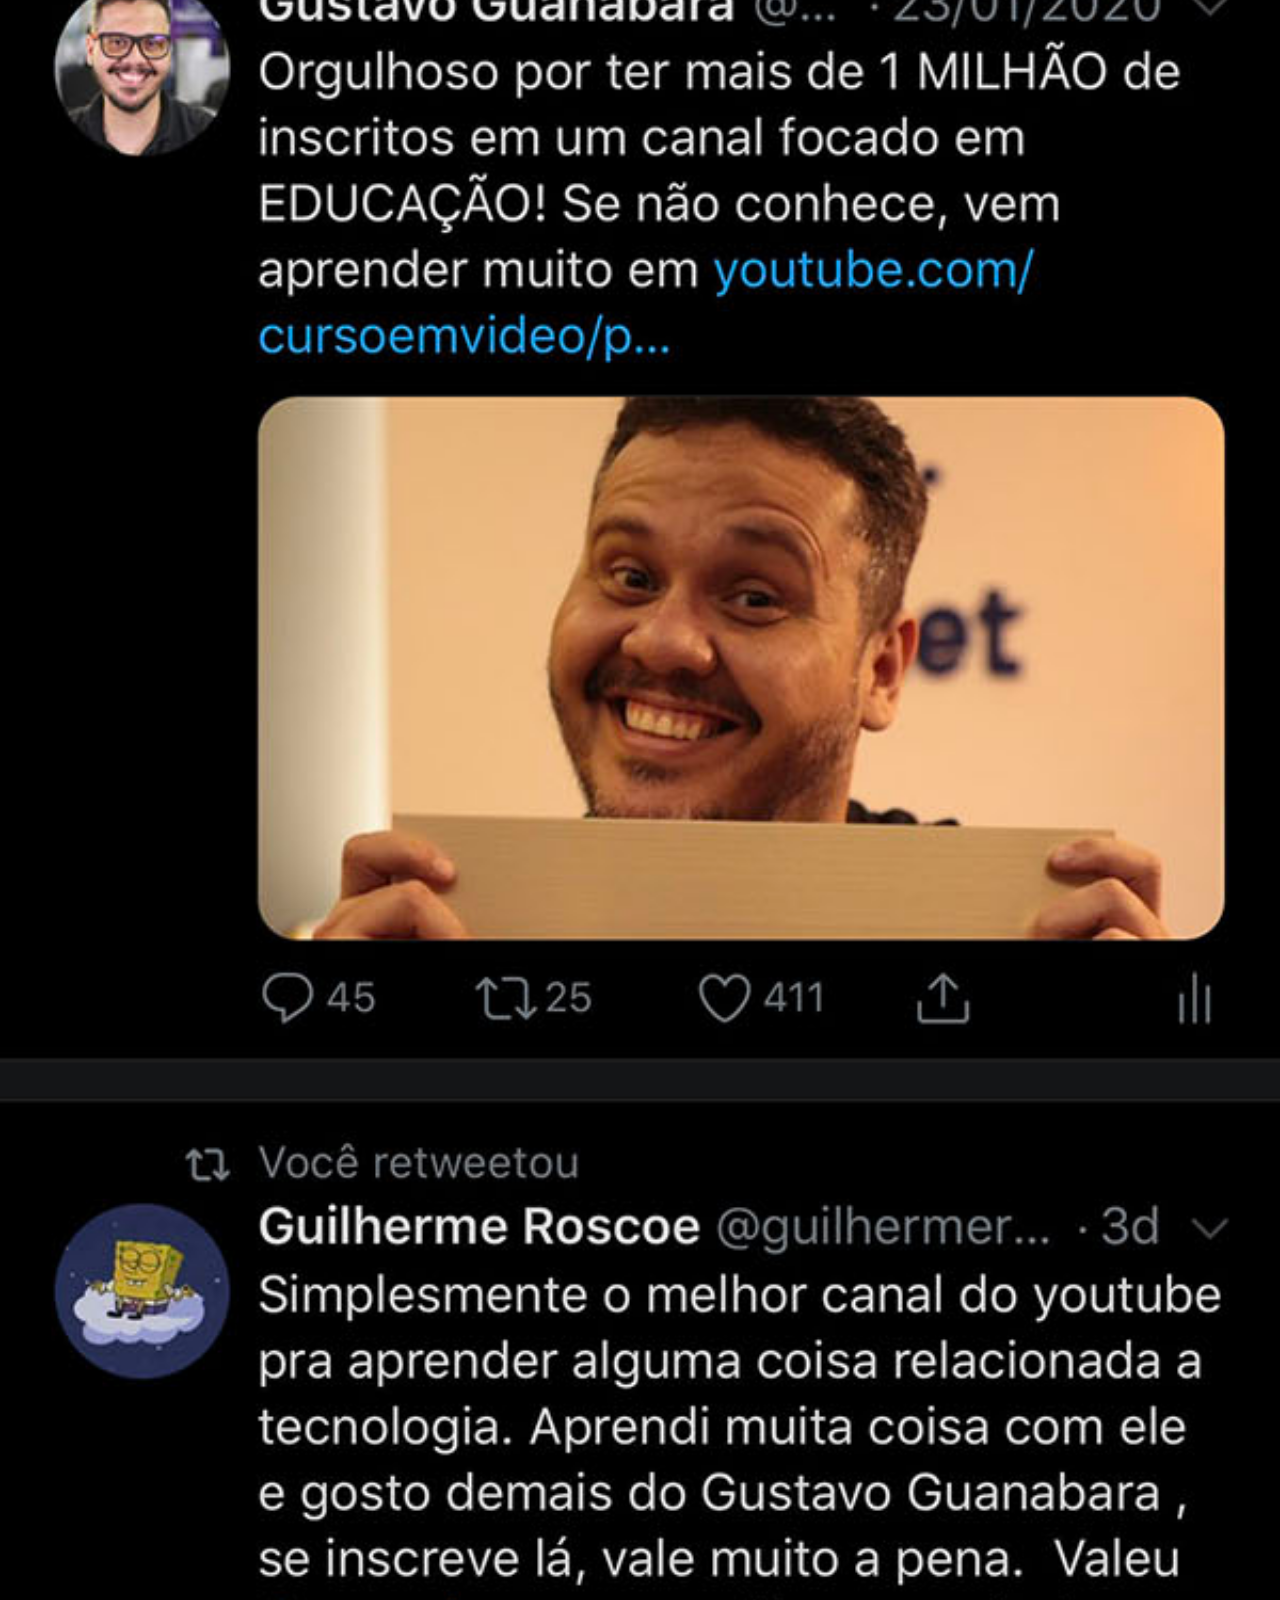
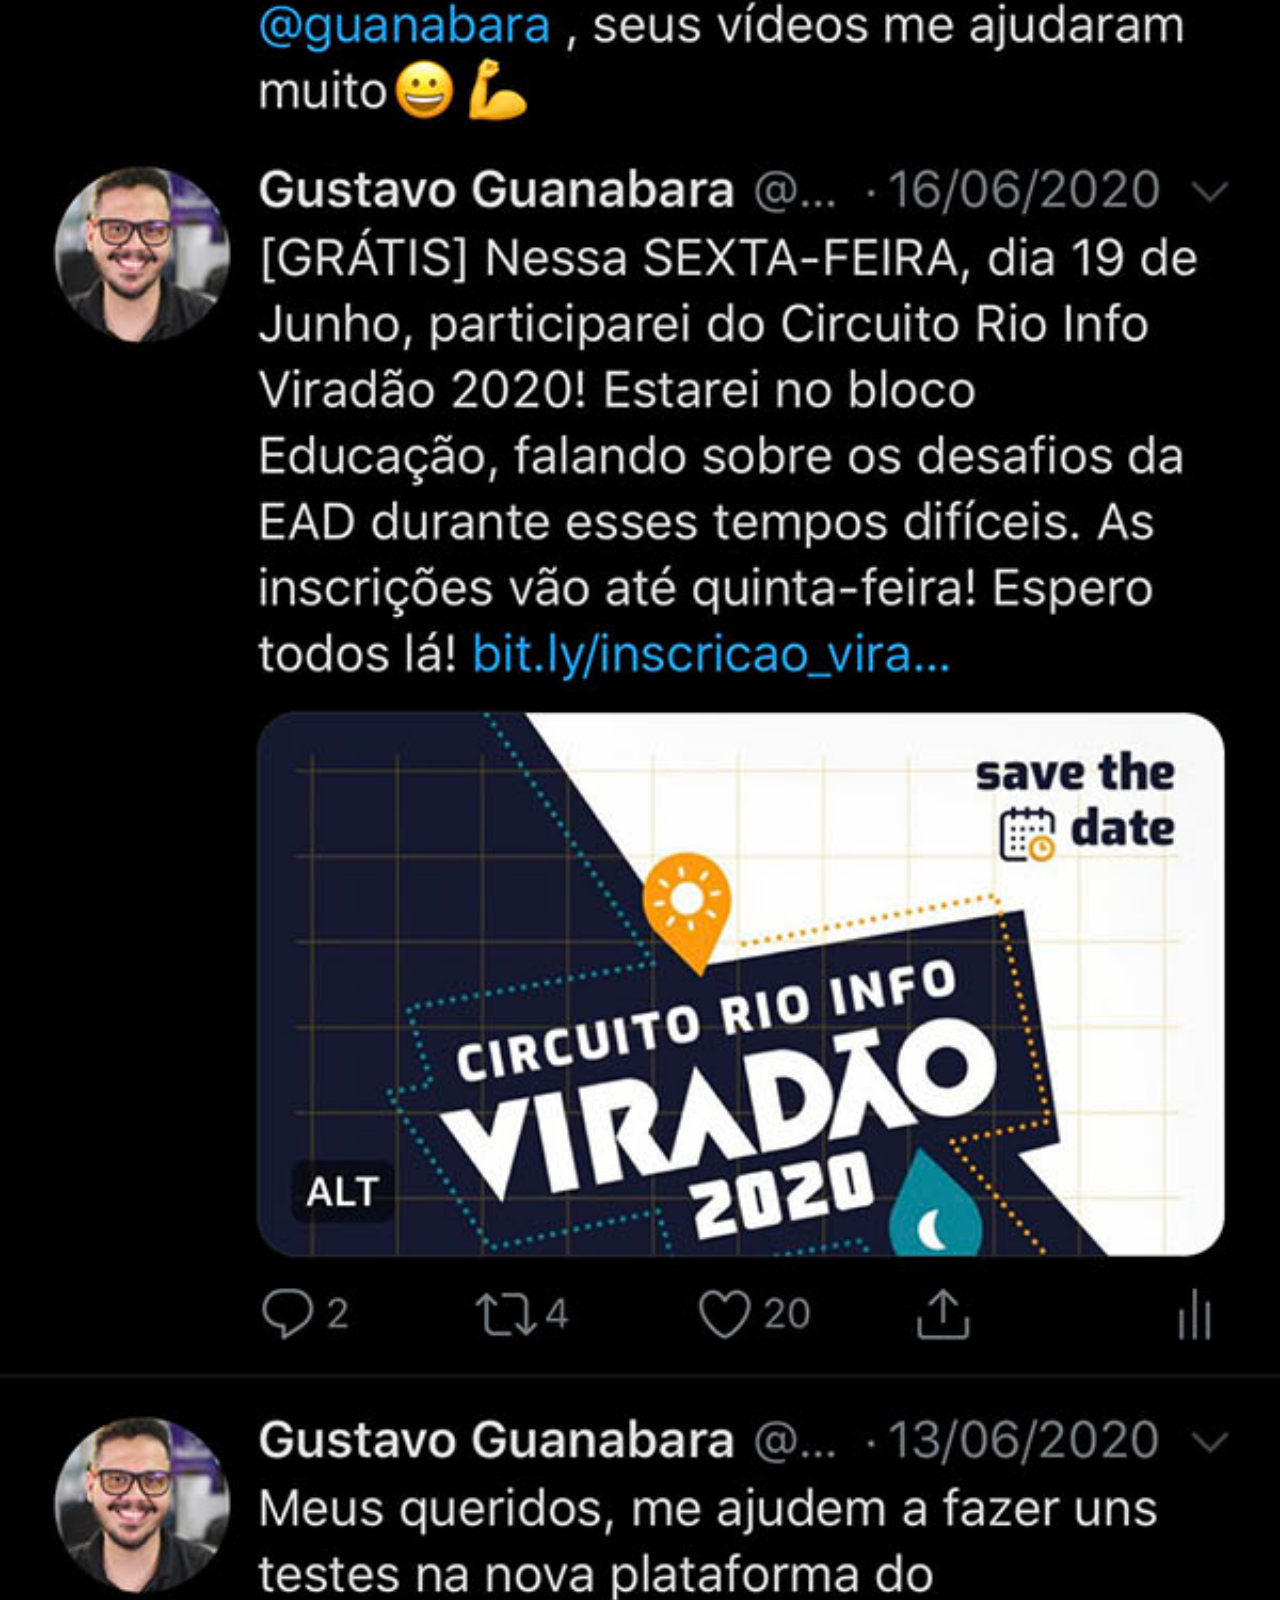
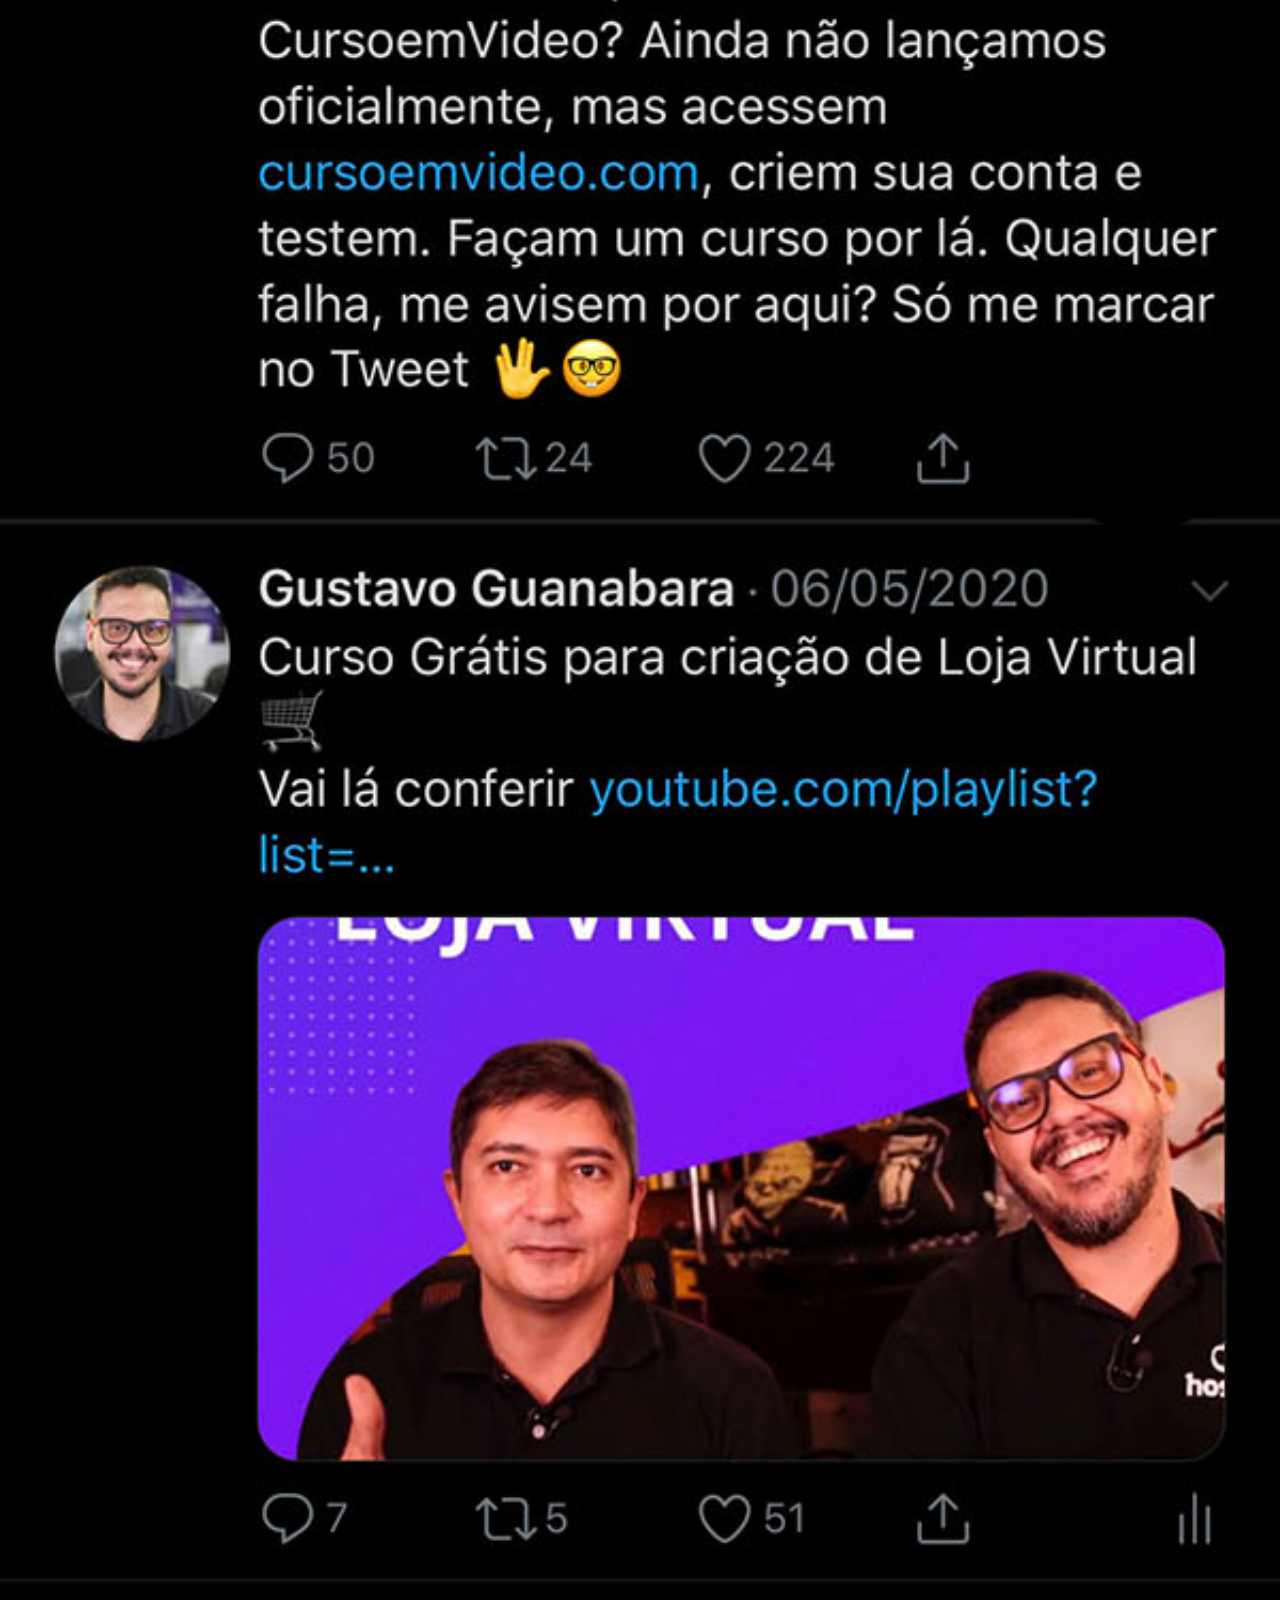
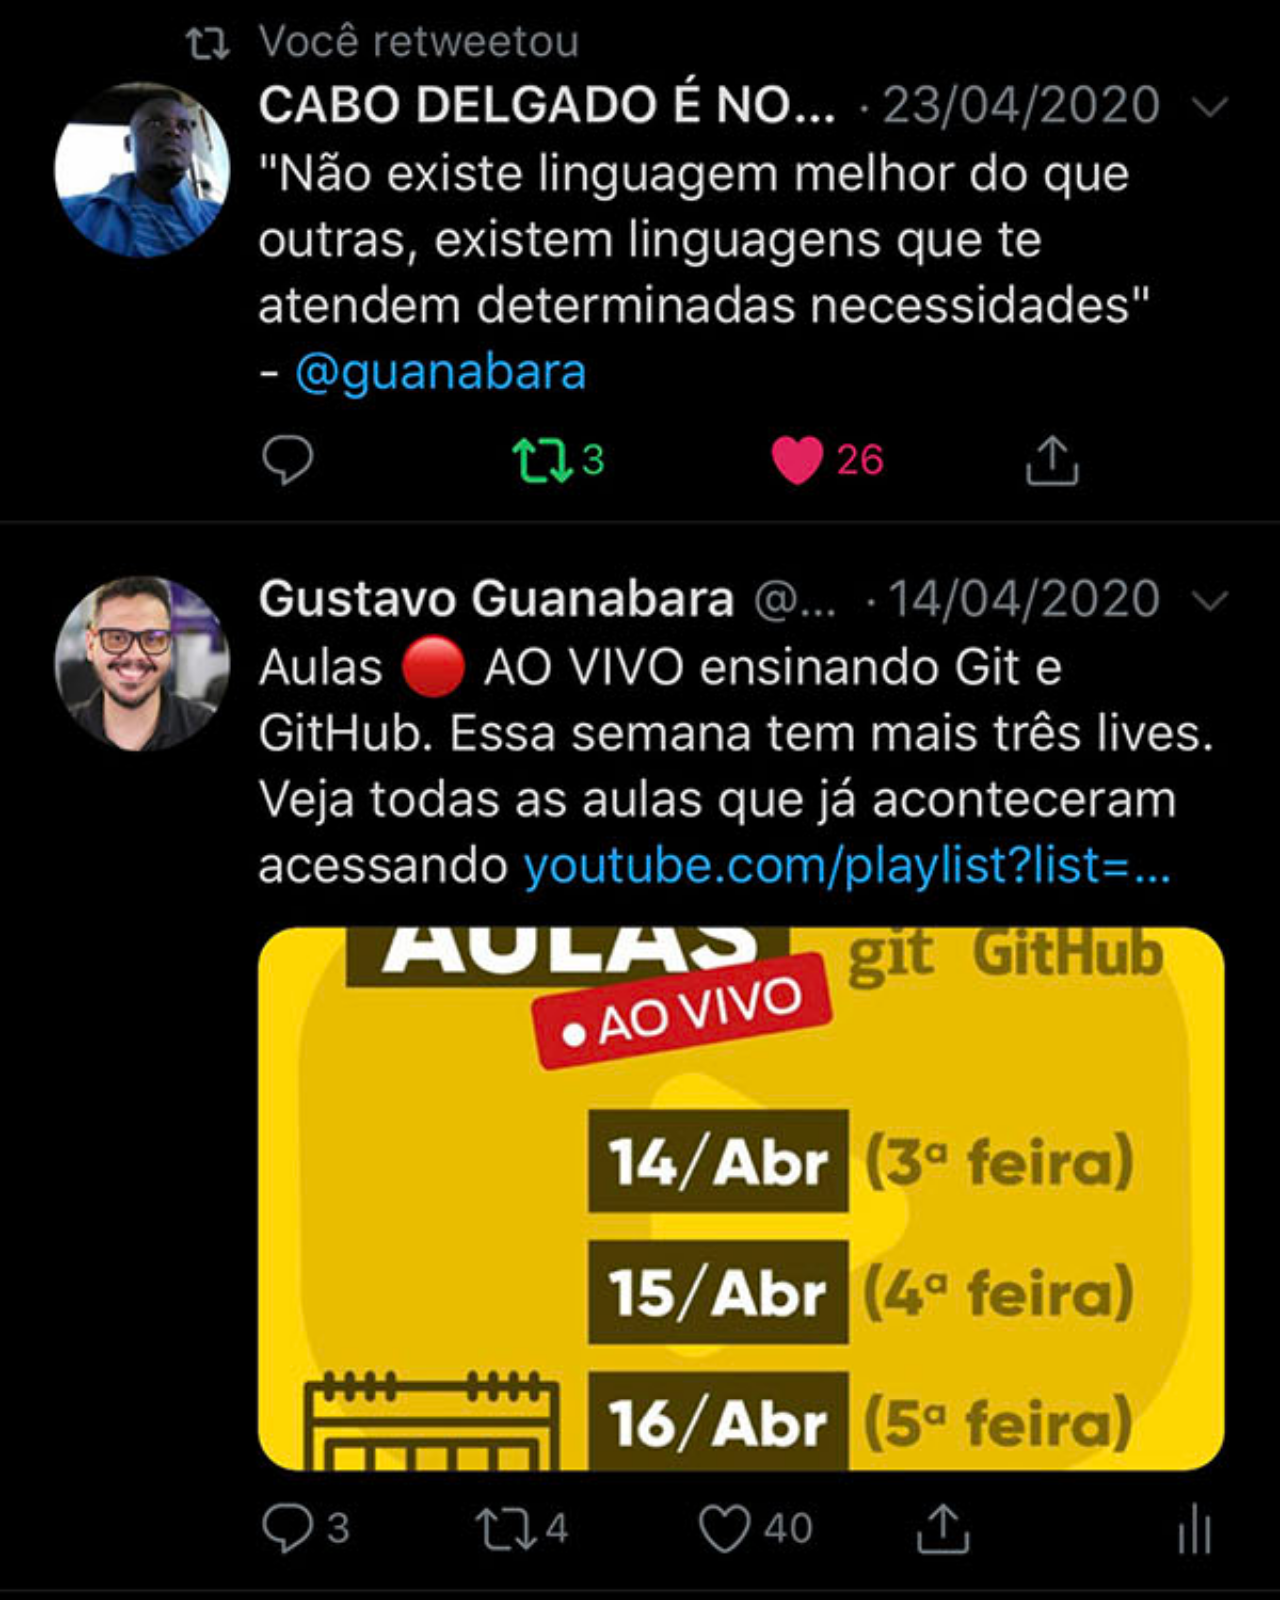
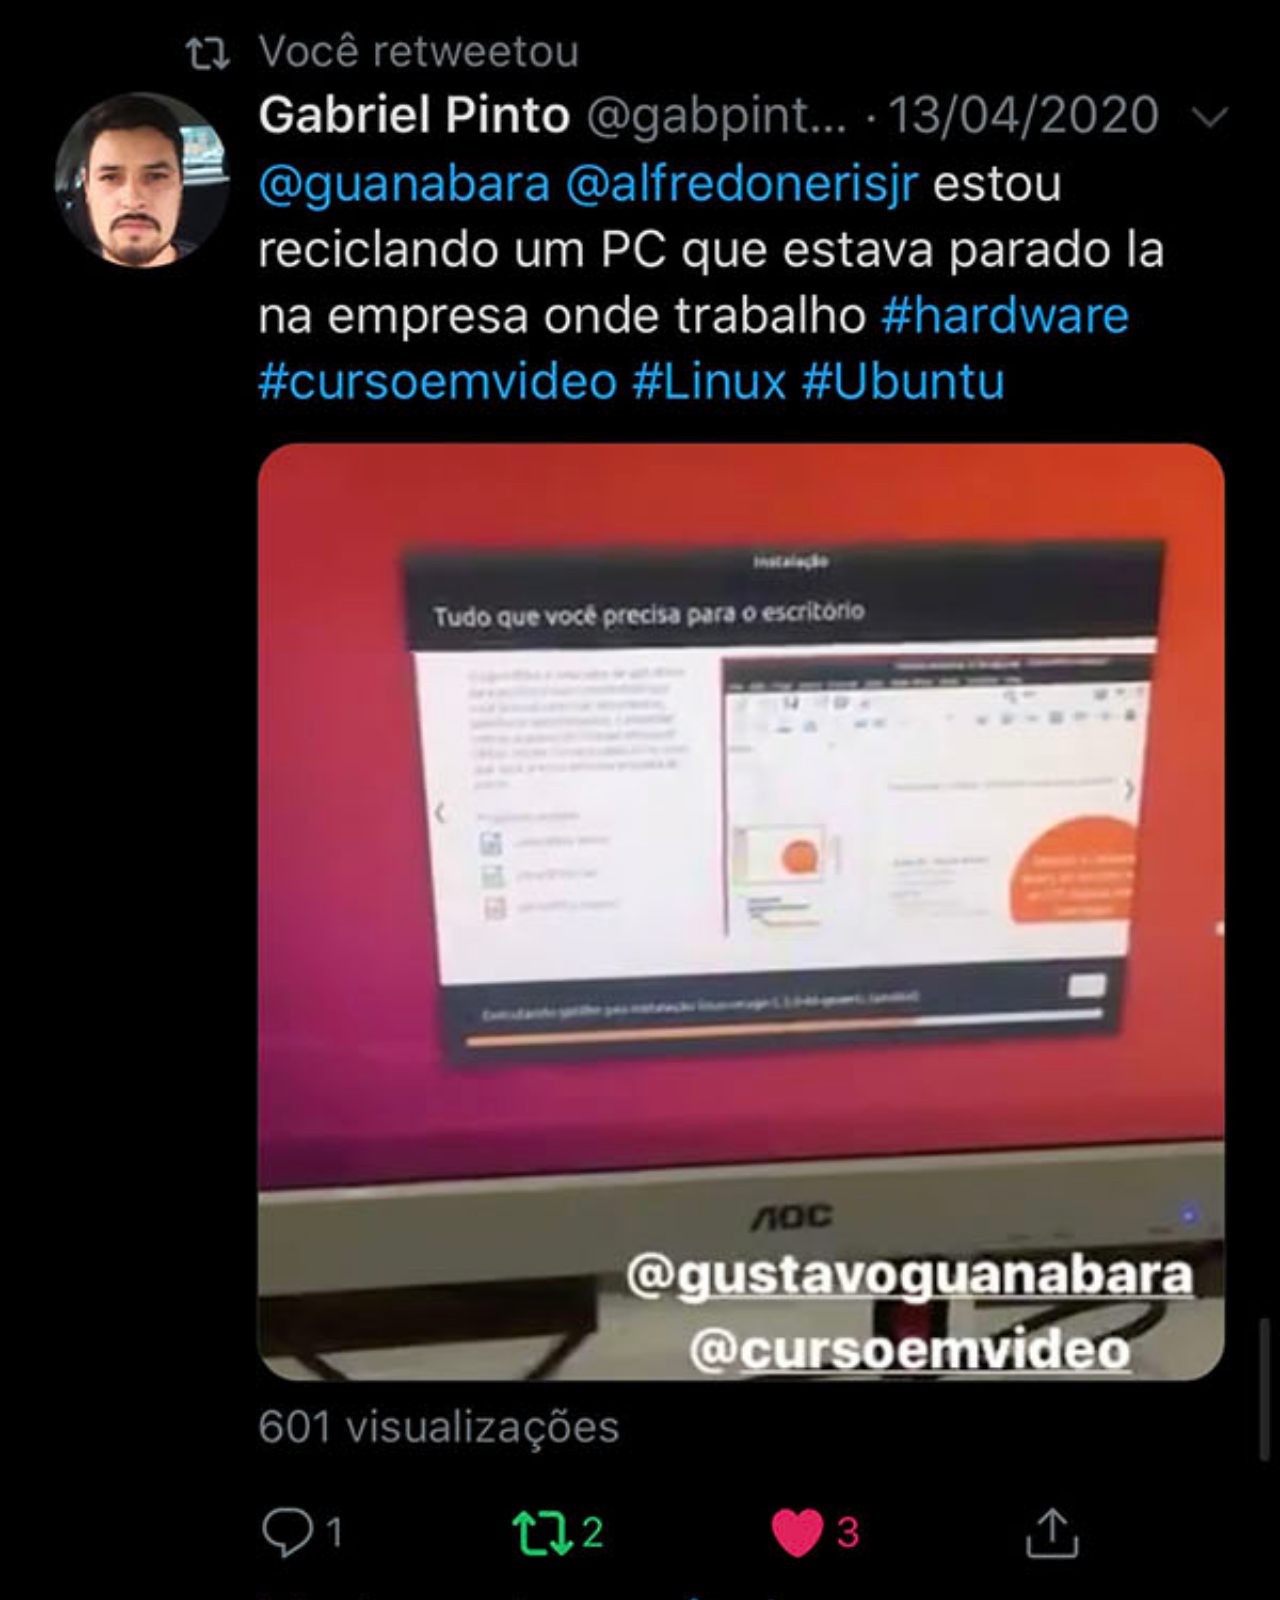
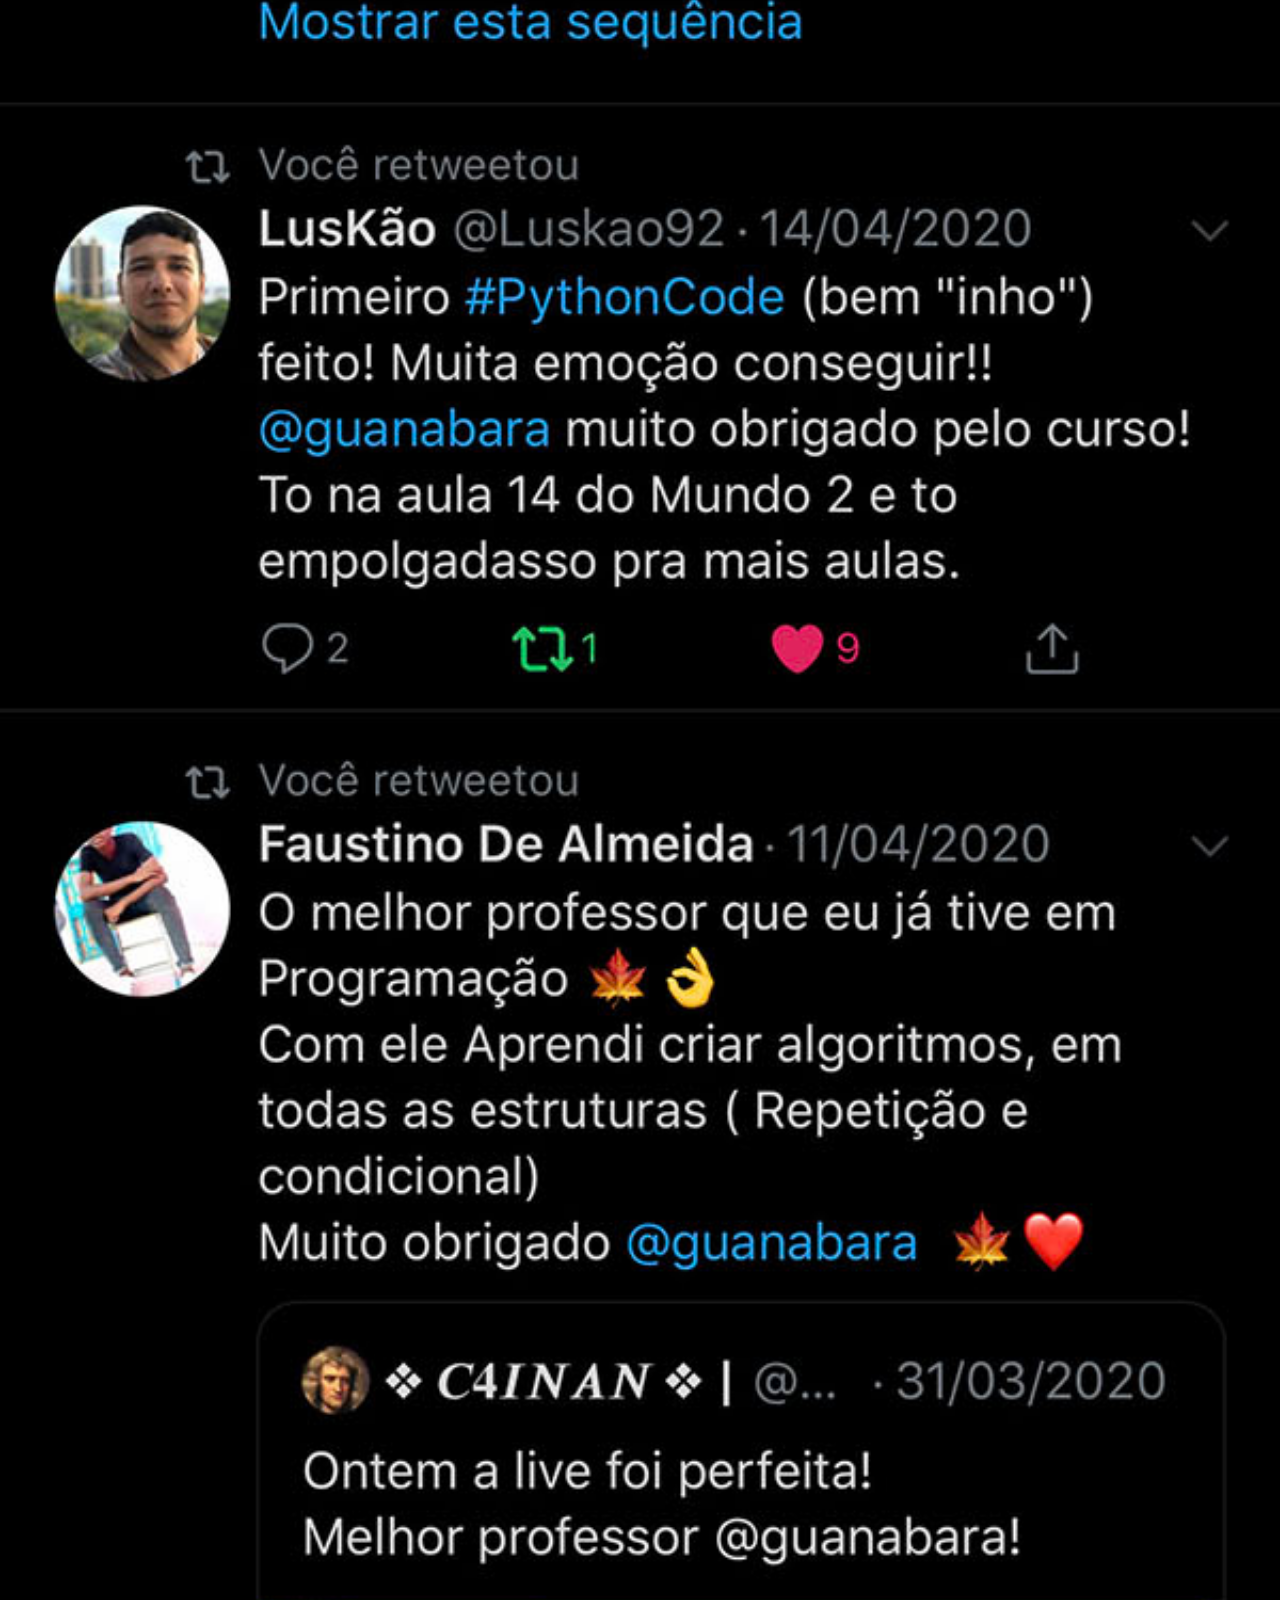
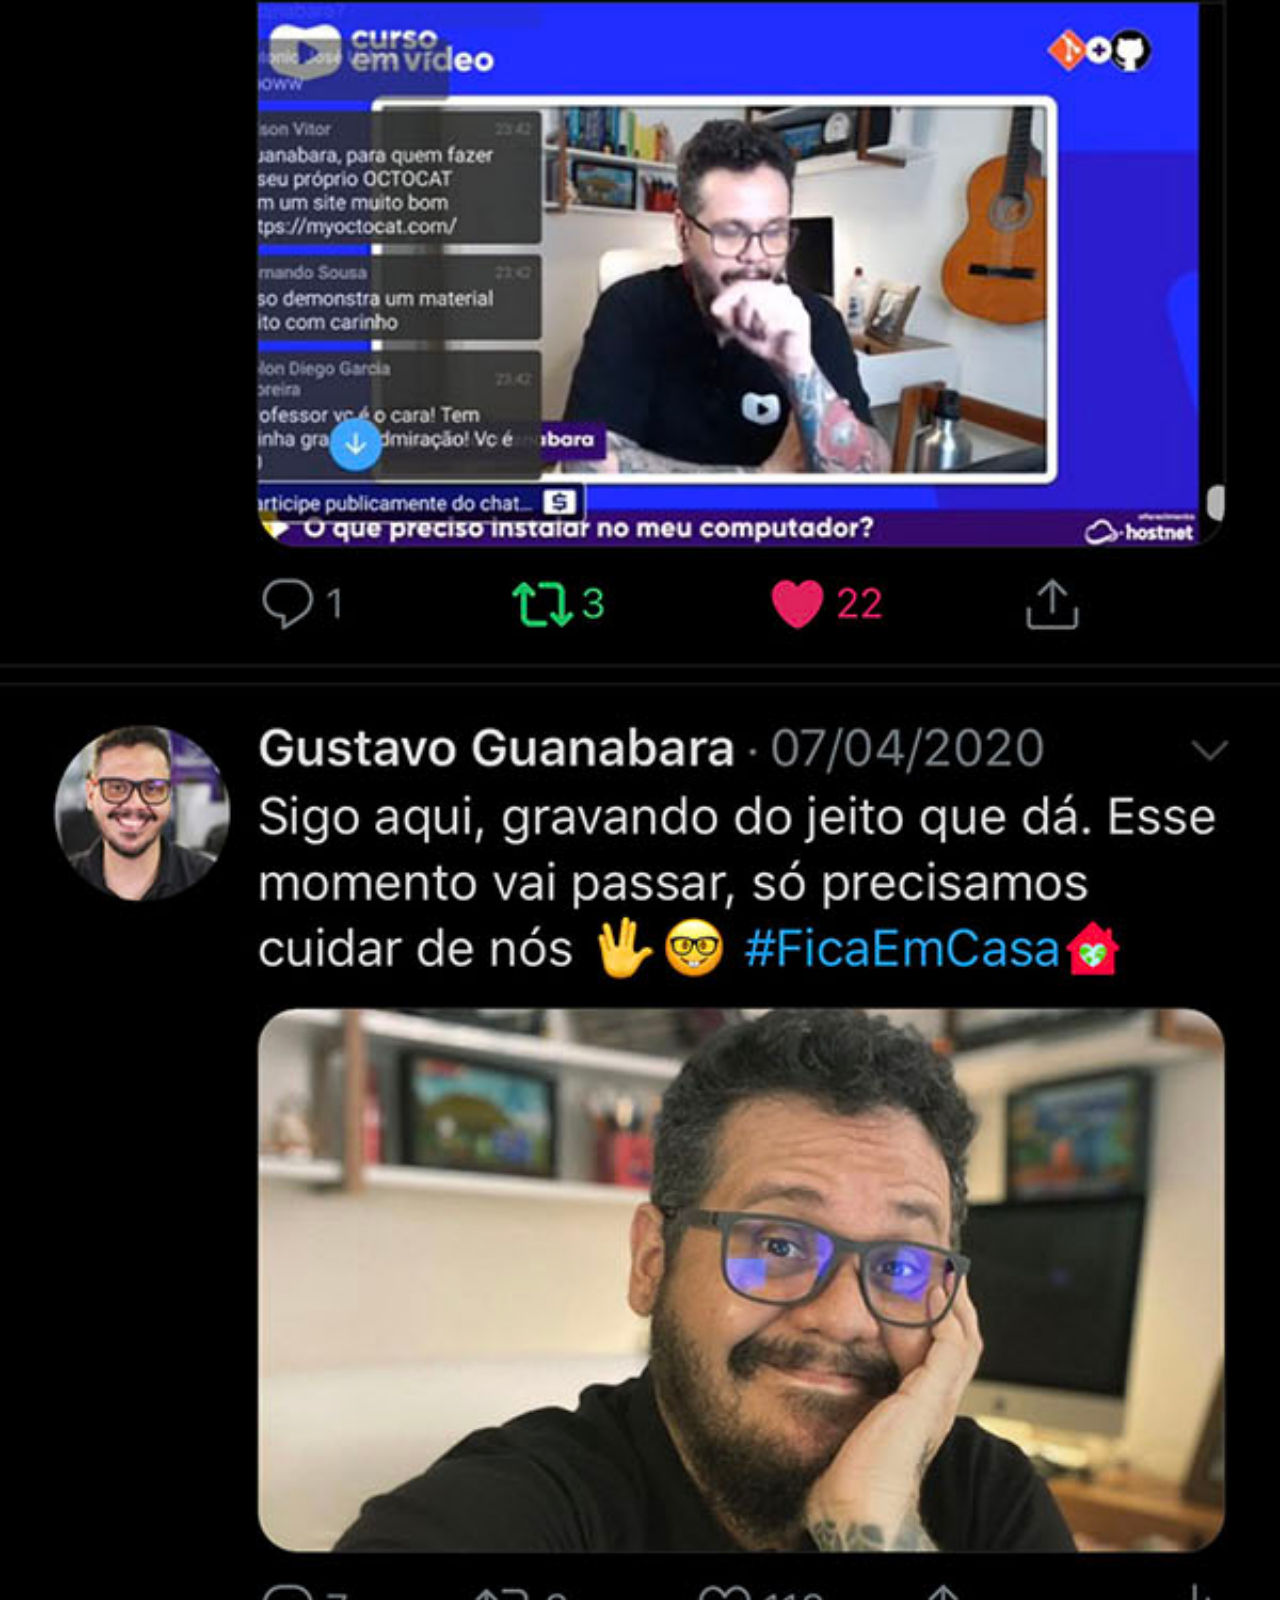
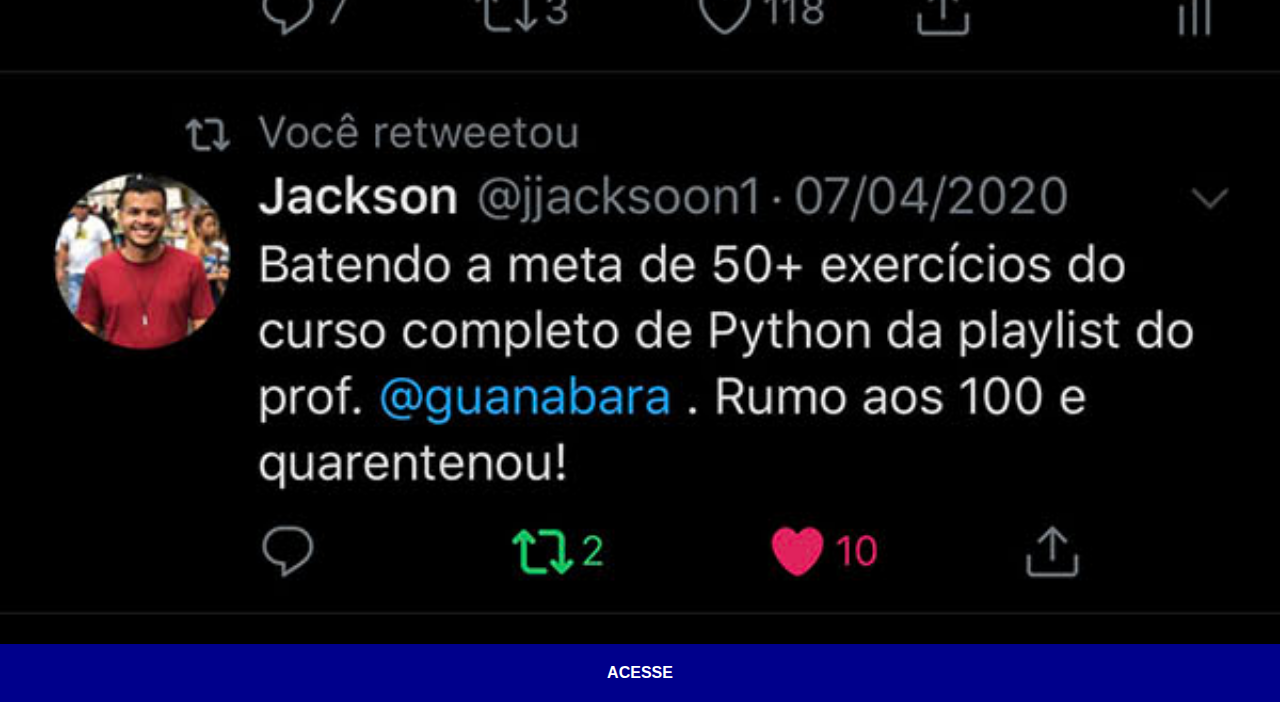
<file: twitter.html>
<!DOCTYPE html>
<html lang="pt-br">
<head>
    <meta charset="UTF-8">
    <meta name="viewport" content="width=device-width, initial-scale=1.0">
    <title>Twitter</title>
    <link rel="stylesheet" href="estilos/redes.css">
</head>
<body>
    <img src="pacote-d013/imagens/tela-twitter.jpg" alt="Twitter">
    <a href="https://twitter.com/guanabara" target="_blank" rel="external">ACESSE</a>
</body>
</html>
</file>
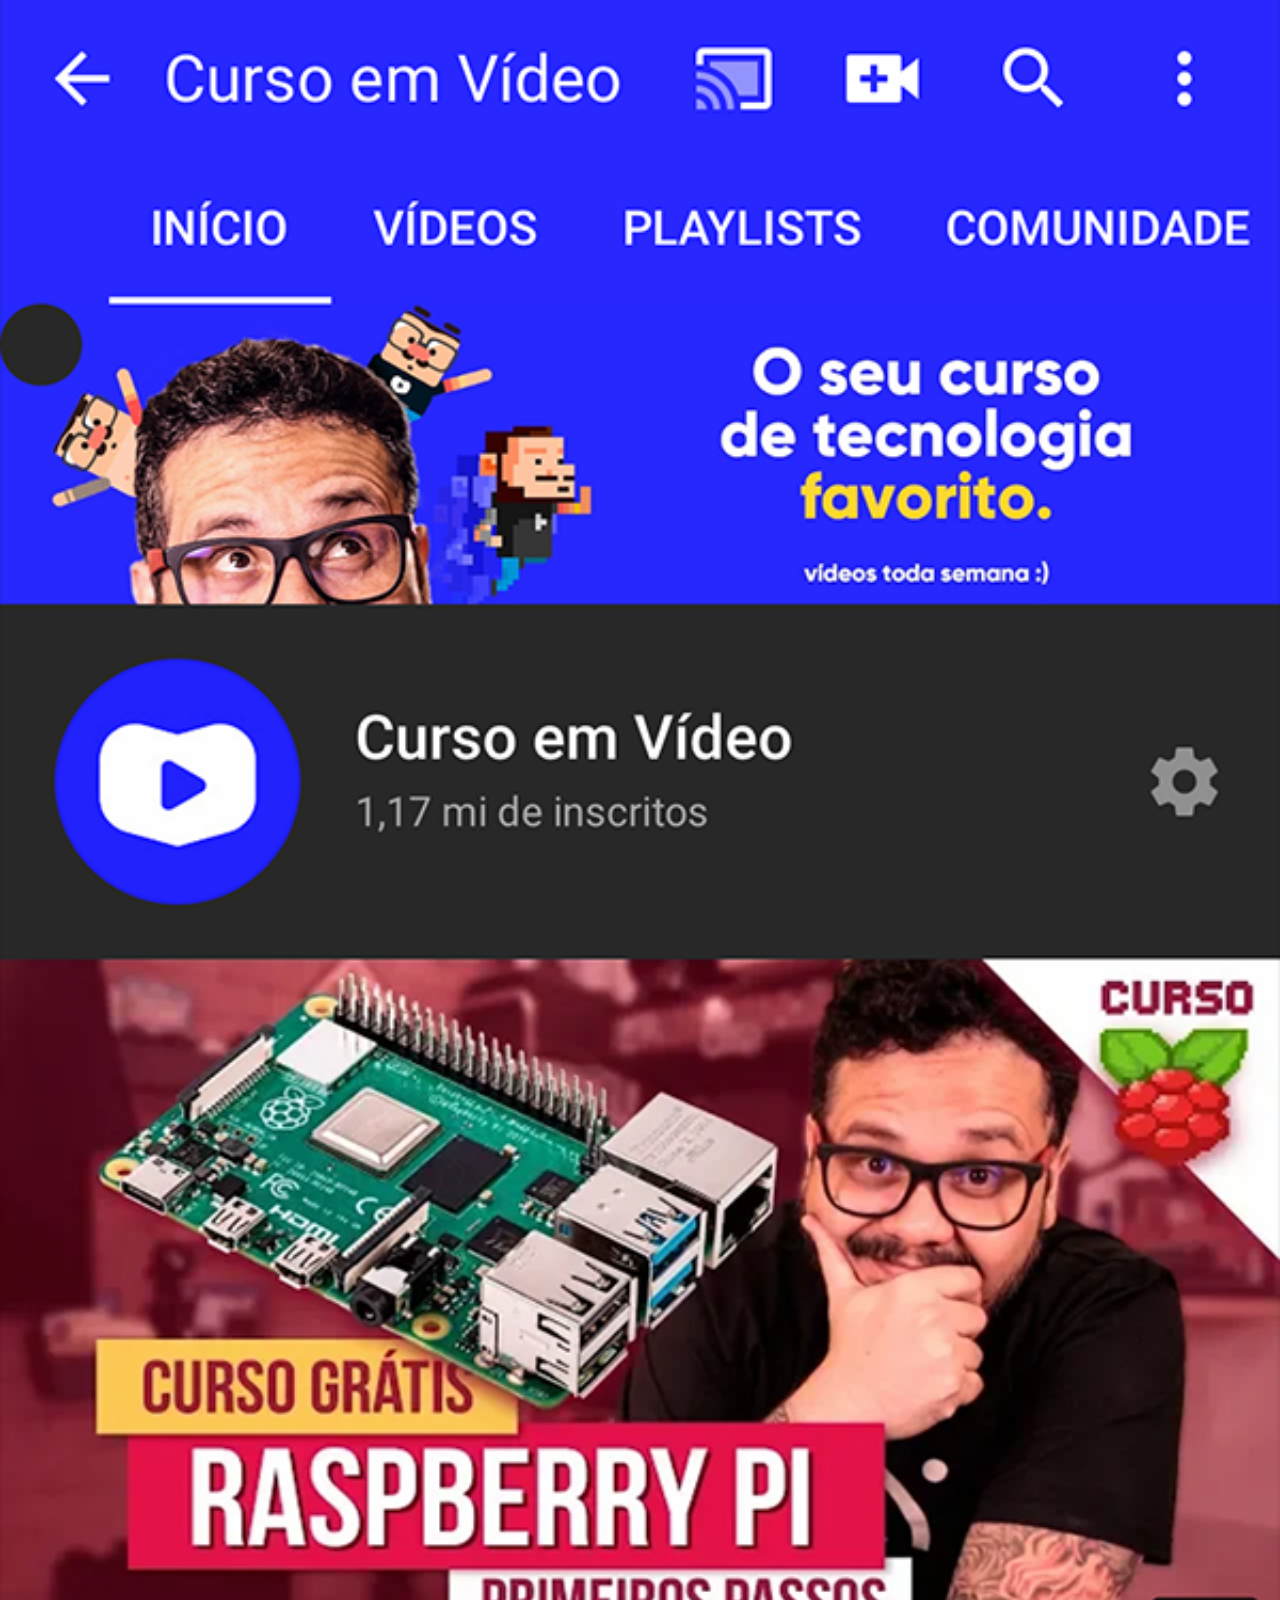
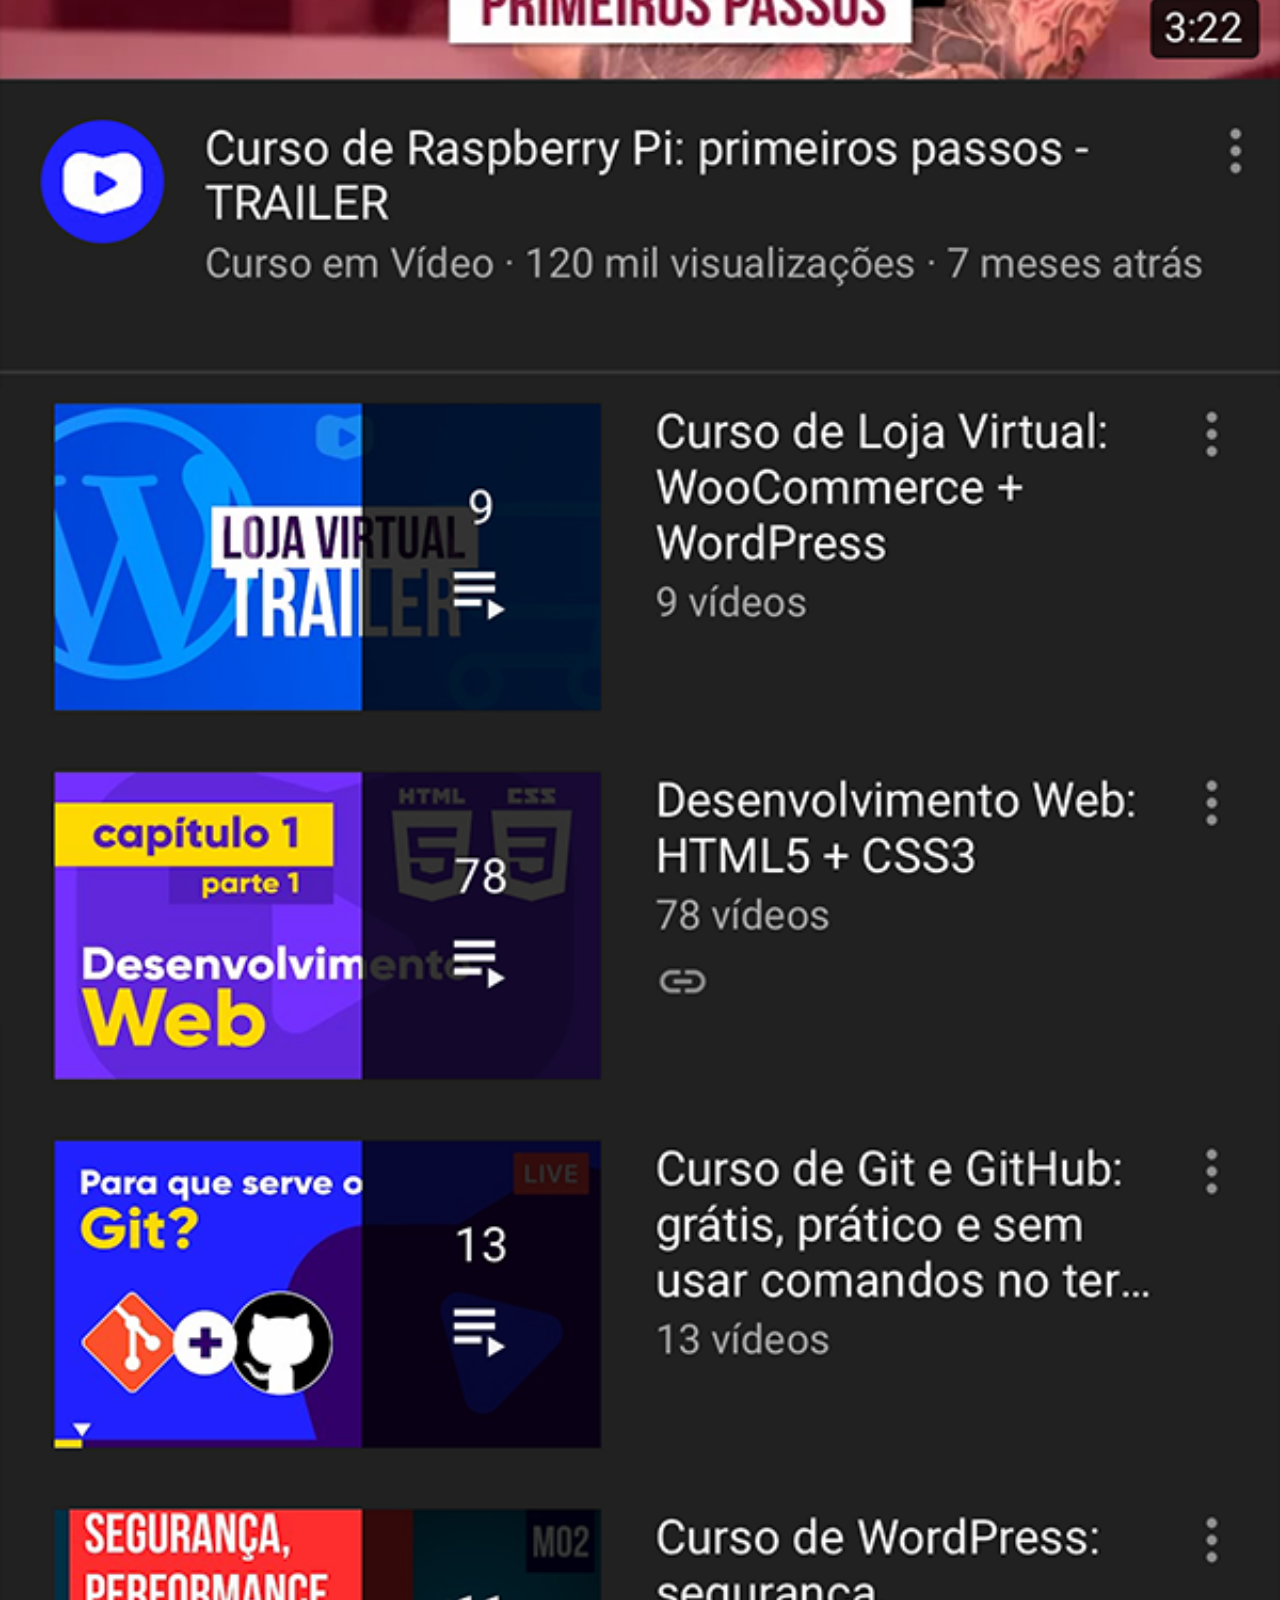
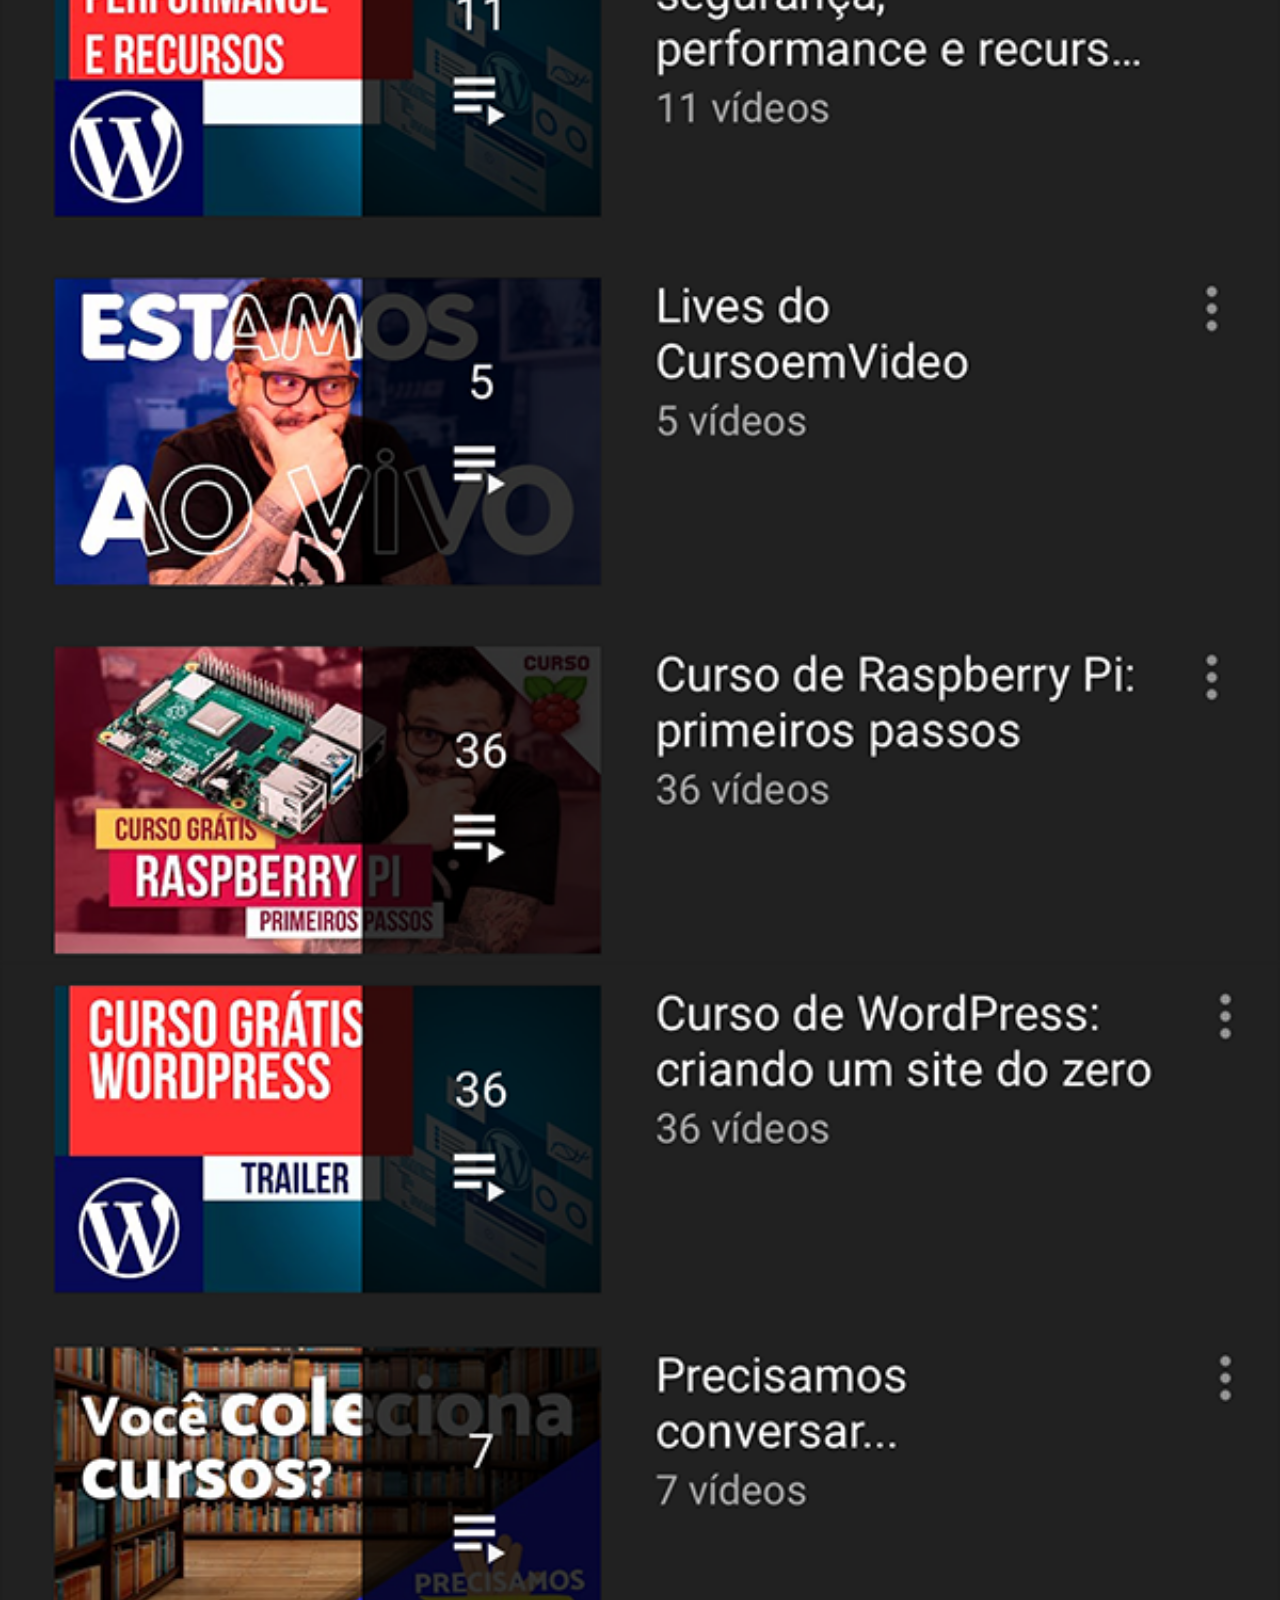
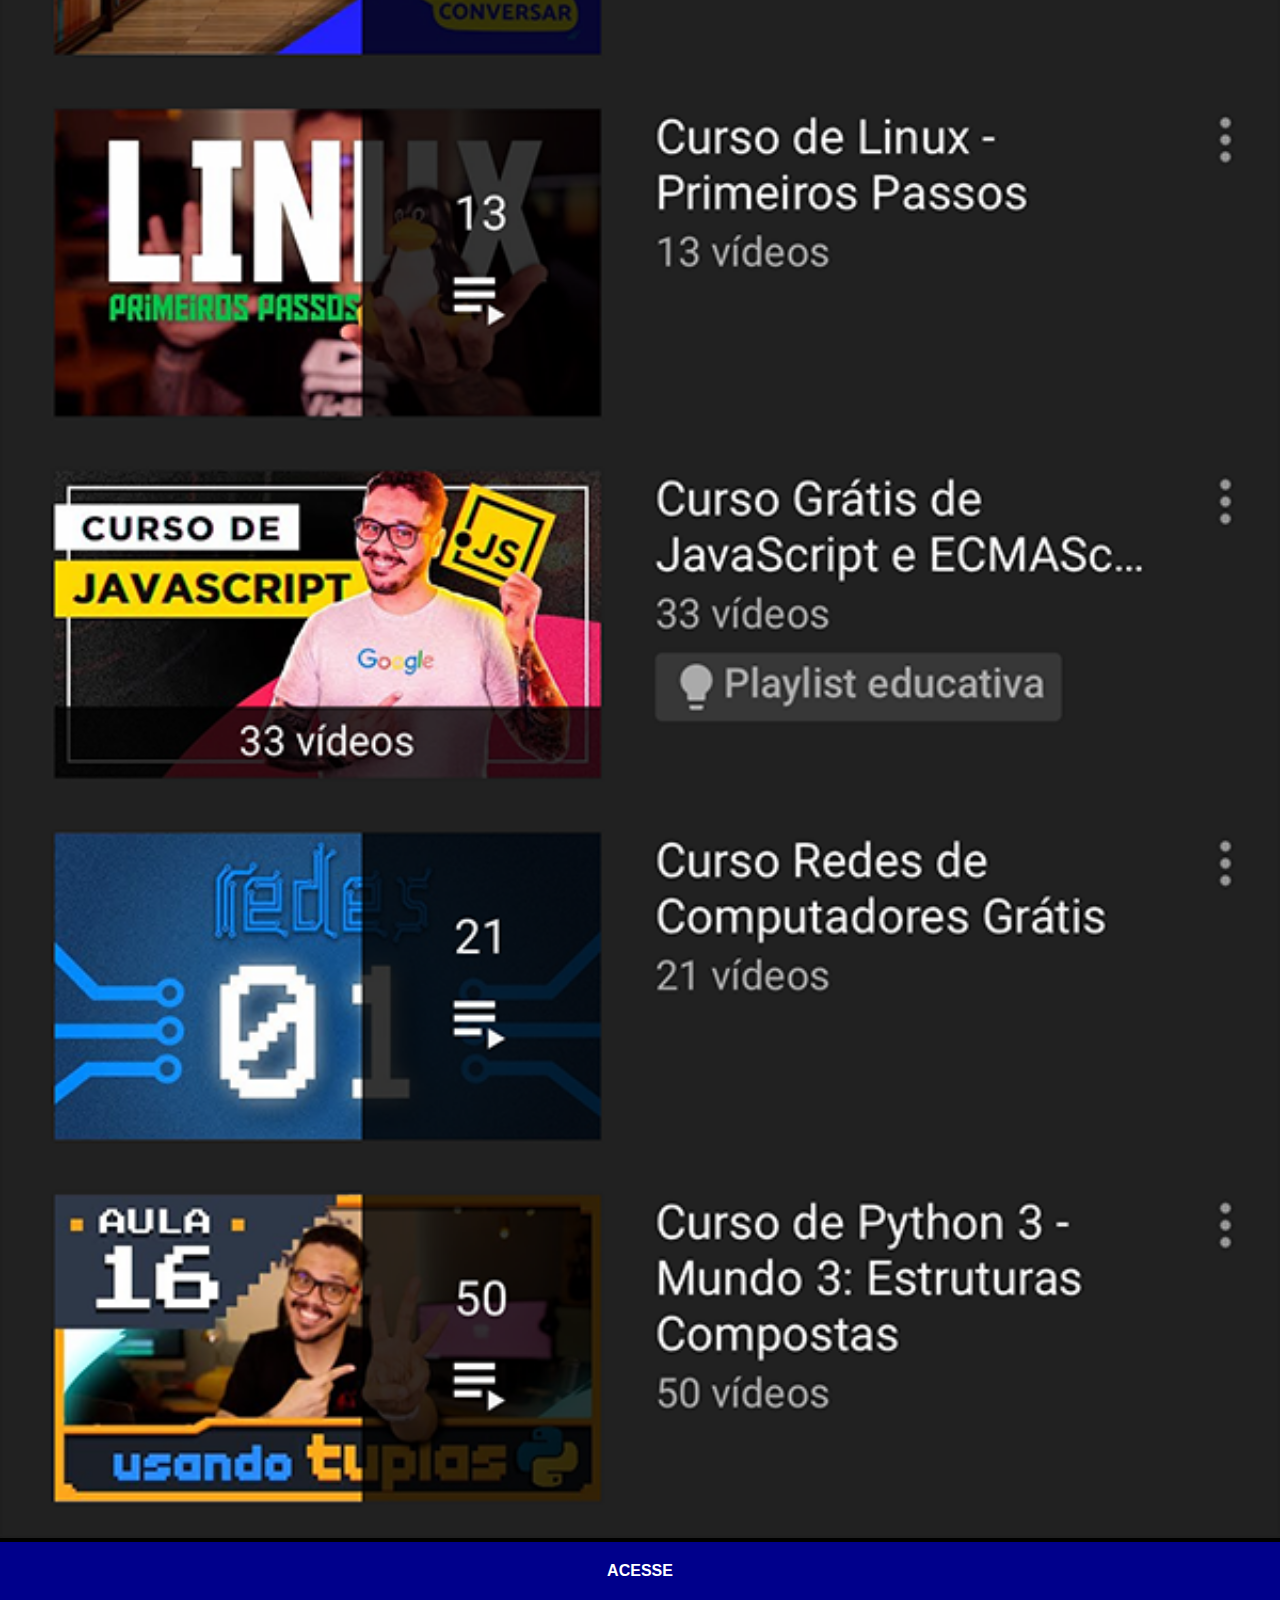
<file: youtube.html>
<!DOCTYPE html>
<html lang="pt-br">
<head>
    <meta charset="UTF-8">
    <meta name="viewport" content="width=device-width, initial-scale=1.0">
    <title>Youtube</title>
    <link rel="stylesheet" href="estilos/redes.css">
</head>
<body>
    <img src="pacote-d013/imagens/tela-youtube.png" alt="Youtube">
    <a href="https://www.youtube.com/channel/UCrWvhVmt0Qac3HgsjQK62FQ" target="_blank" rel="external">ACESSE</a>
</body>
</html>
</file>
<file: estilos/style.css>
@charset "UTF-8";

* {
    margin: 0px;
    padding: 0px;
    font-family: Arial, Helvetica, sans-serif;
}

html, body {
    height: 100vh;
    width: 100vw;
    background: black;
}

body {
    background: black url(../pacote-d013/imagens/fundo-madeira.jpg) center center no-repeat scroll;
    background-size: cover;
    overflow: hidden;
}

main {
    position: relative;
    height: 100vh;
}

section#phone {
    position: absolute;
    top: 50%;
    left: 50%;
    transform: translate(-50%, -50%);

    height: 627px;
    width: 311px;
    background: url(../pacote-d013/imagens/frame-iphone.png) center center no-repeat fixed;
    background-size: auto;
}

iframe#tela {
    position: relative;
    top: 79px;
    left: 21px;
    width: 268px;
    height: 473px;
}

section#social {
    text-align: right;
}

section#social img {
    width: 50px;
    margin: 10px;
    box-shadow: 2px 2px 5px rgba(0, 0, 0, 0.5);
    border-radius: 50%;
    box-sizing: border-box;
}

section#social img:hover {
    transition: .1s;
    transform: translate(-3px, -3px);
    border: 2px solid rgba(255, 255, 255, 0.5);
}
</file>
<file: estilos/redes.css>
@charset "UTF-8";

* {
    margin: 0px;
    padding: 0px;
    font-family: Arial, Helvetica, sans-serif;
}

::-webkit-scrollbar {
    width: 0px;
    height: 0px;
}

body {
    background-color: black;
}

img {
    width: 100vw;
}

a {
    display: block;
    background-color: darkblue;
    padding: 20px;
    text-align: center;
    color: white;
    font-weight: bolder;
    text-decoration: none;
}

a:hover {
    background-color: rgb(73, 73, 211);
}
</file>
